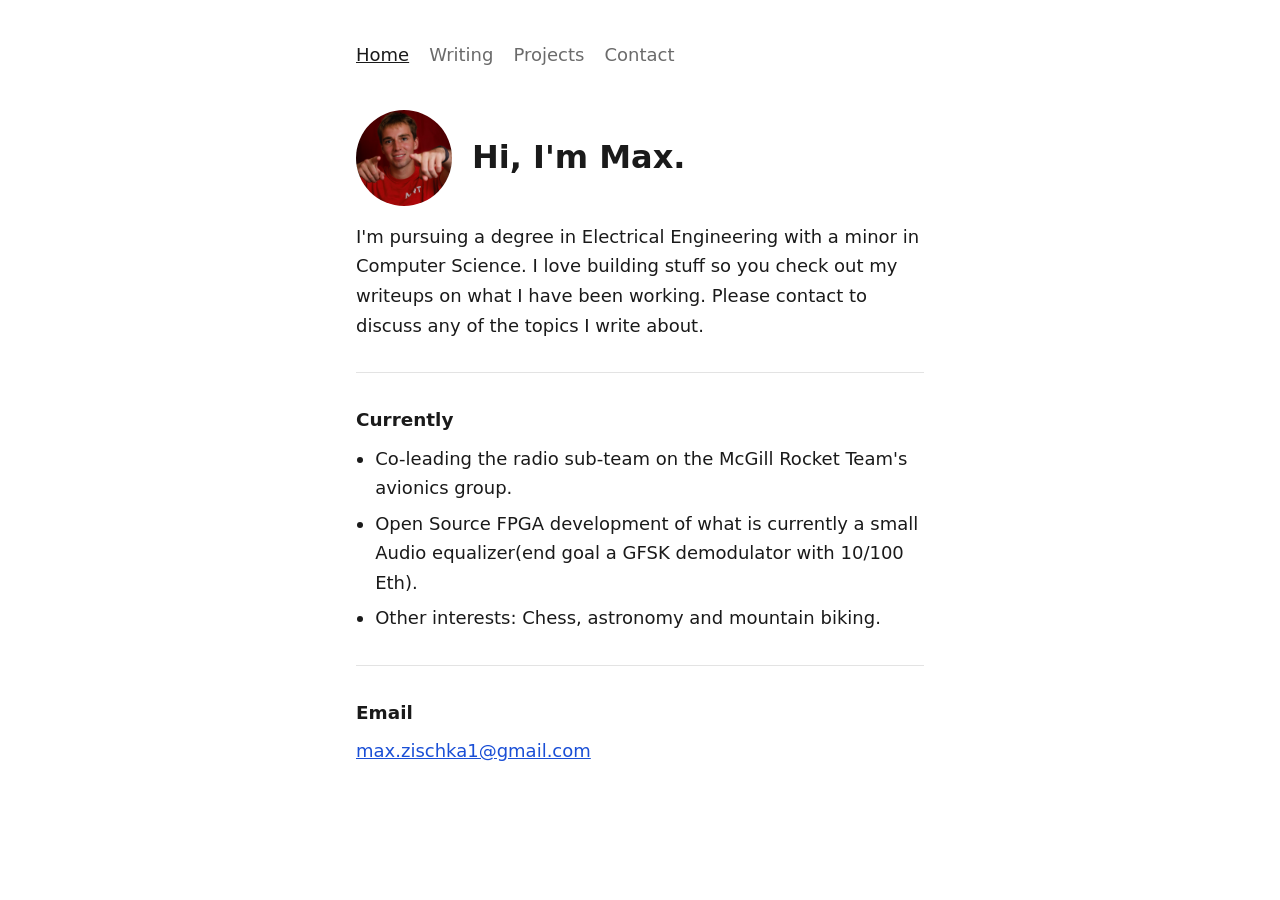
<file: index.html>
<!DOCTYPE html>
<html lang="en"><head><meta charset="utf-8"><meta name="viewport" content="width=device-width, initial-scale=1"><title>Max Zischka</title><link rel="stylesheet" href="/style.css"></head>
<body><main>
<nav><a href="/" aria-current="page">Home</a><a href="/writing">Writing</a><a href="/projects">Projects</a><a href="/contact">Contact</a></nav>
<div class="intro">
<img class="headshot" src="/images/headshot-square.jpg" alt="Max Zischka" width="96" height="96">
<h1>Hi, I'm Max.</h1>
</div>
<p>I'm pursuing a degree in Electrical Engineering with a minor in Computer Science. I love building stuff so you check out my writeups on what I have been working. Please contact to discuss any of the topics I write about.</p>
<hr>
<h2>Currently</h2>
<ul>
<li>Co-leading the radio sub-team on the McGill Rocket Team's avionics group.</li>
<li>Open Source FPGA development of what is currently a small Audio equalizer(end goal a GFSK demodulator with 10/100 Eth).</li>
<li>Other interests: Chess, astronomy and mountain biking.</li>
</ul>
<hr>
<h2>Email</h2>
<p><a href="mailto:max.zischka1@gmail.com">max.zischka1@gmail.com</a></p>
</main></body></html>
</file>
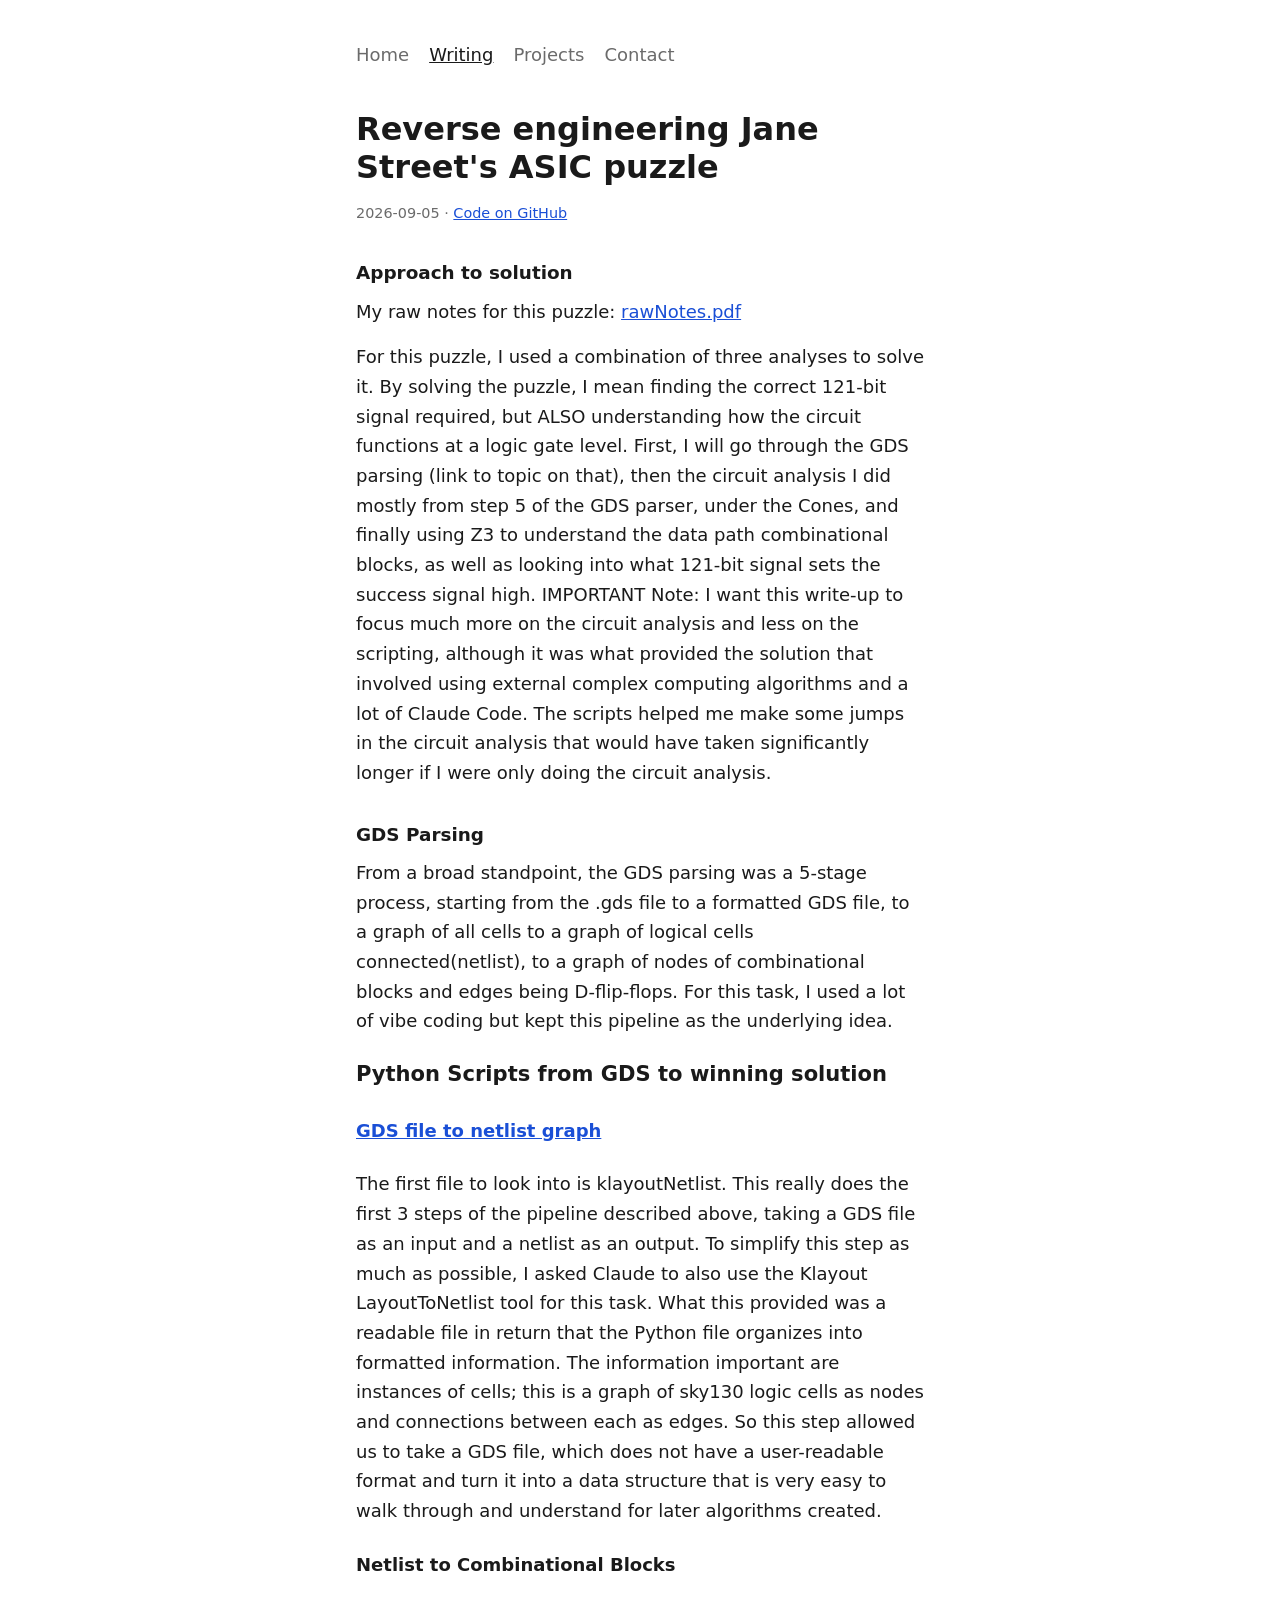
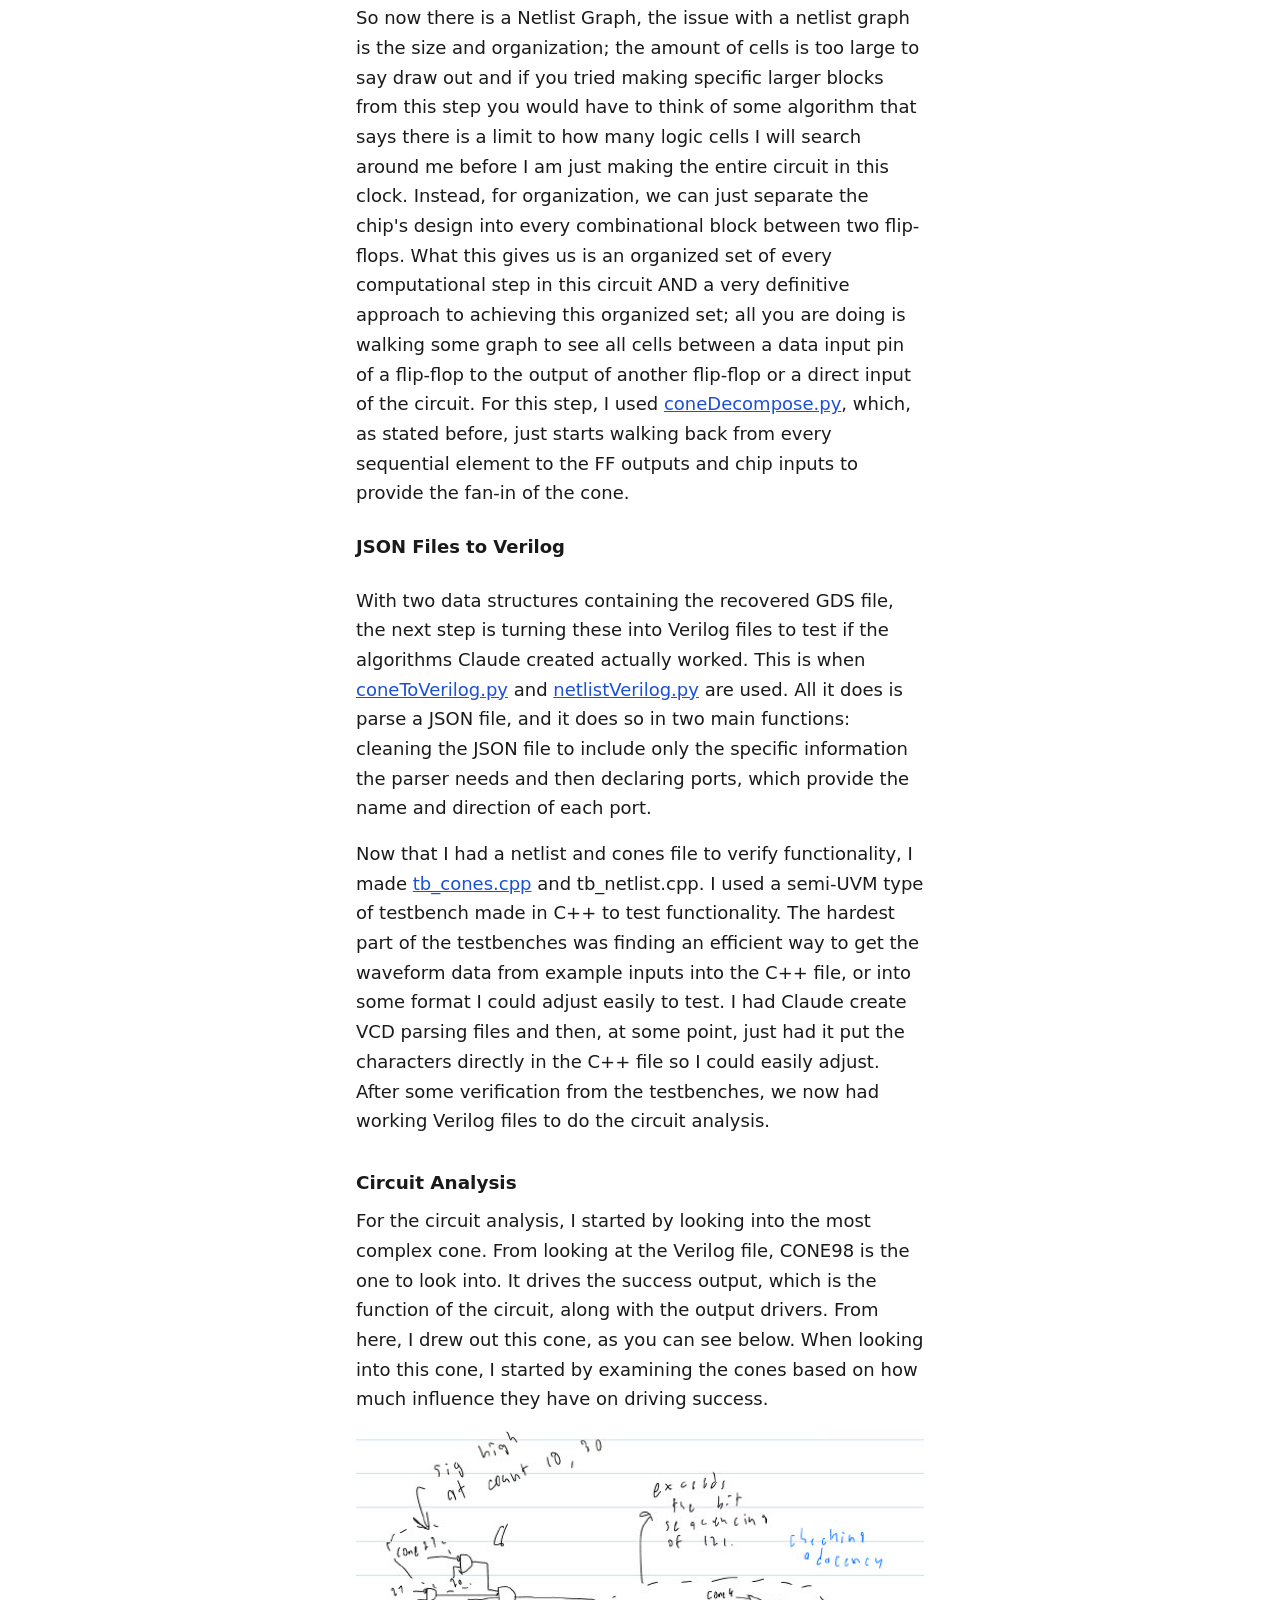
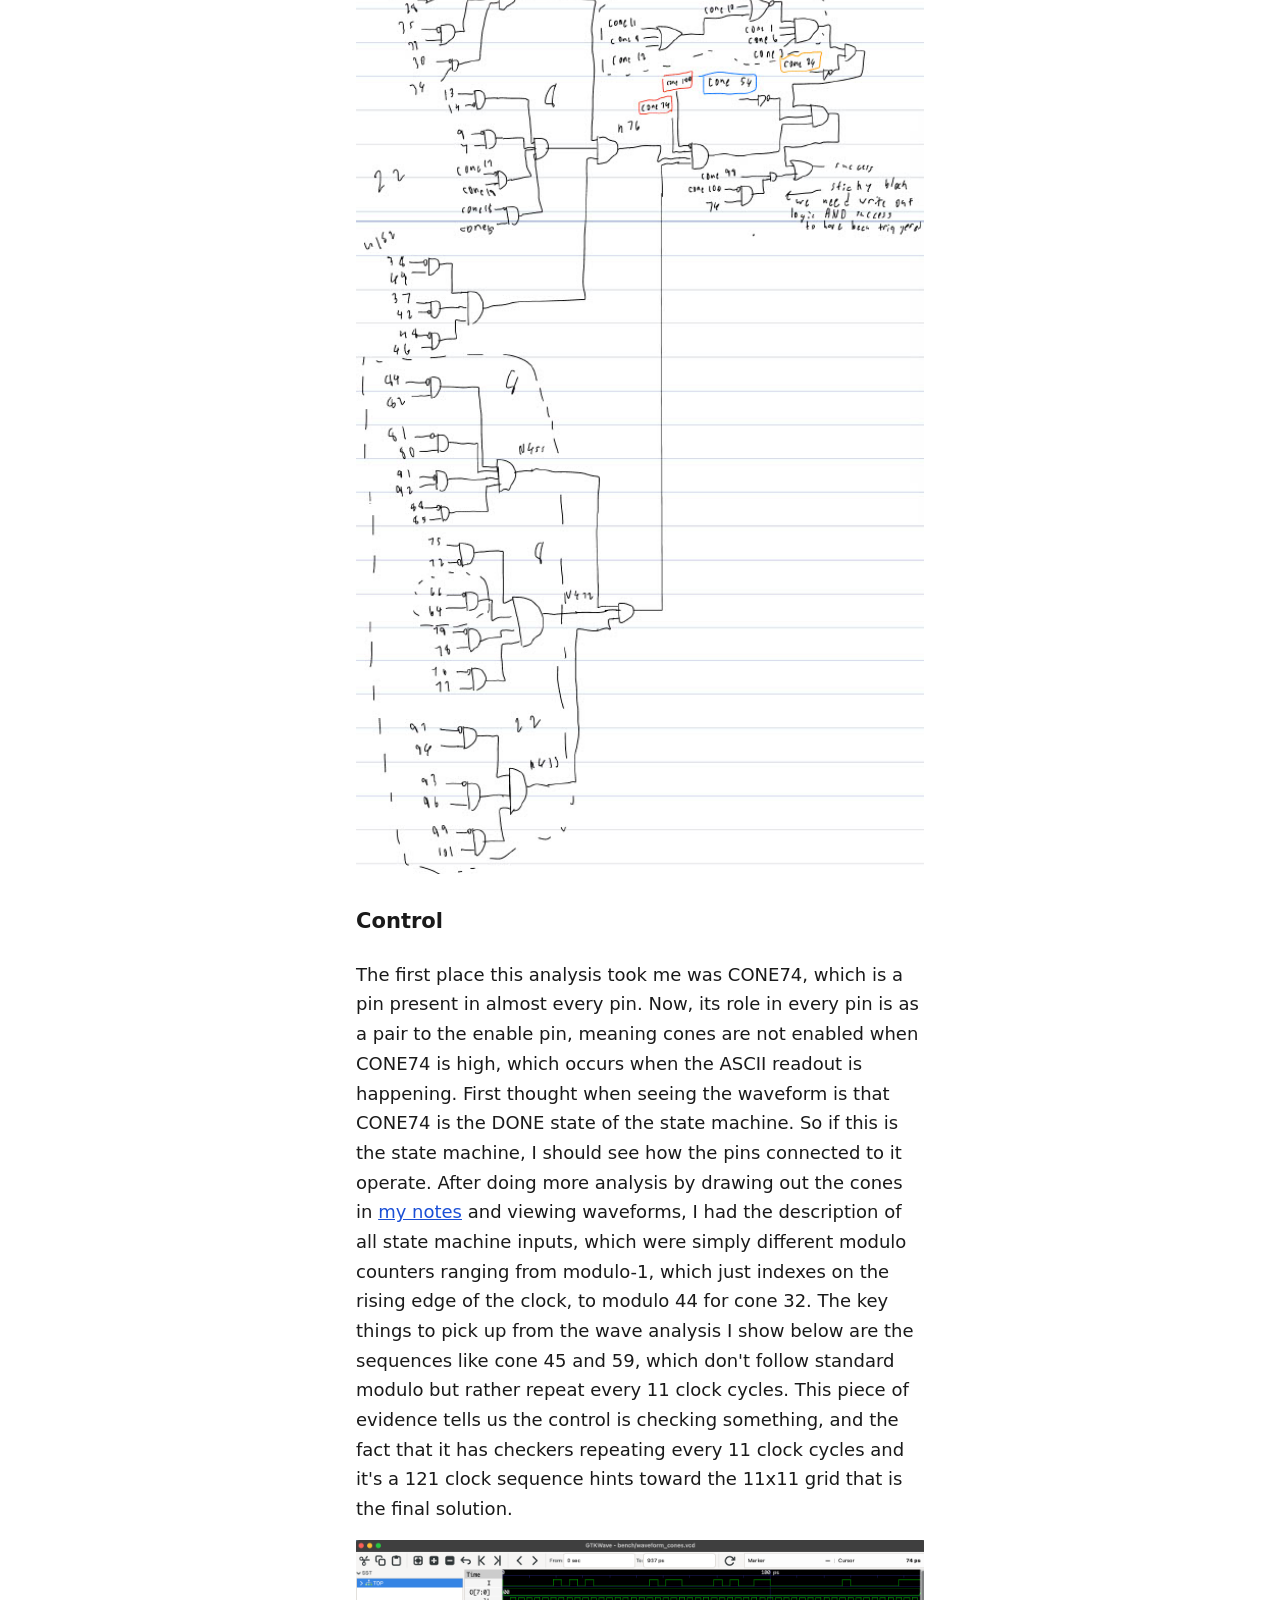
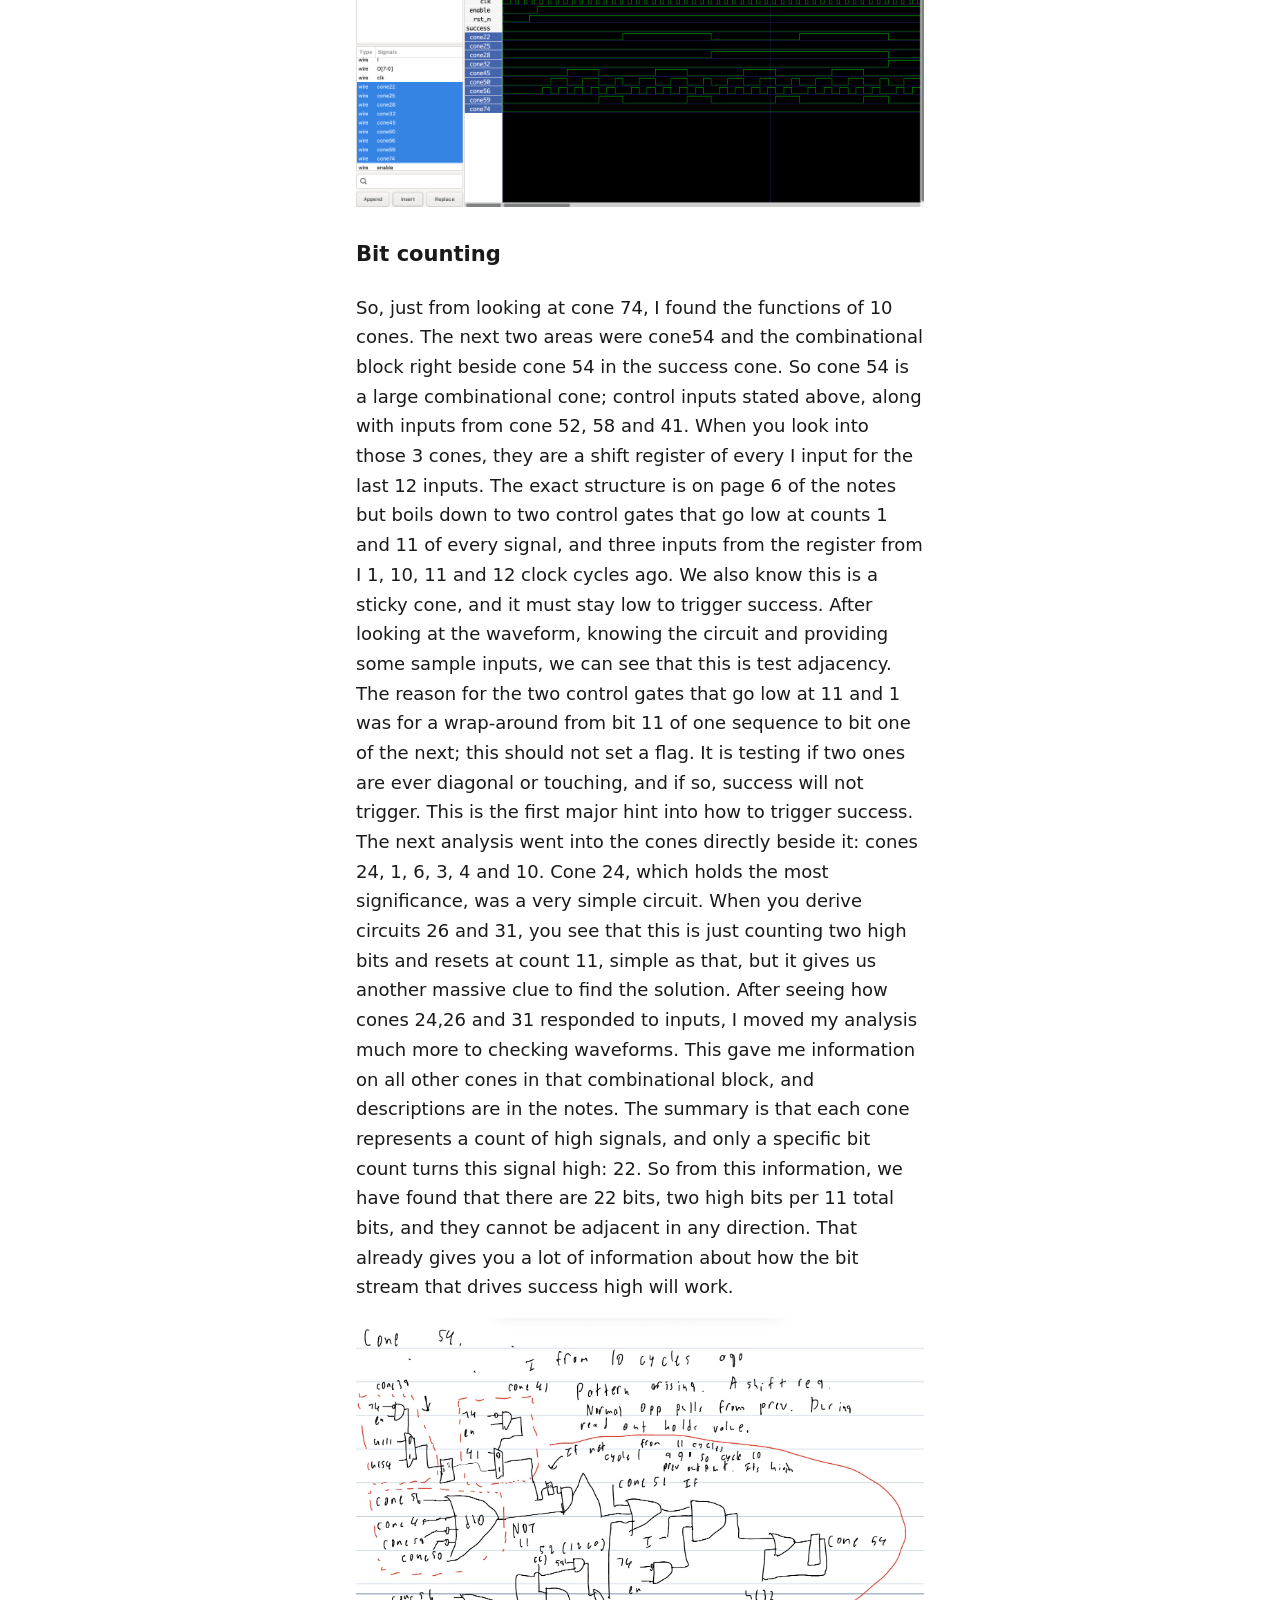
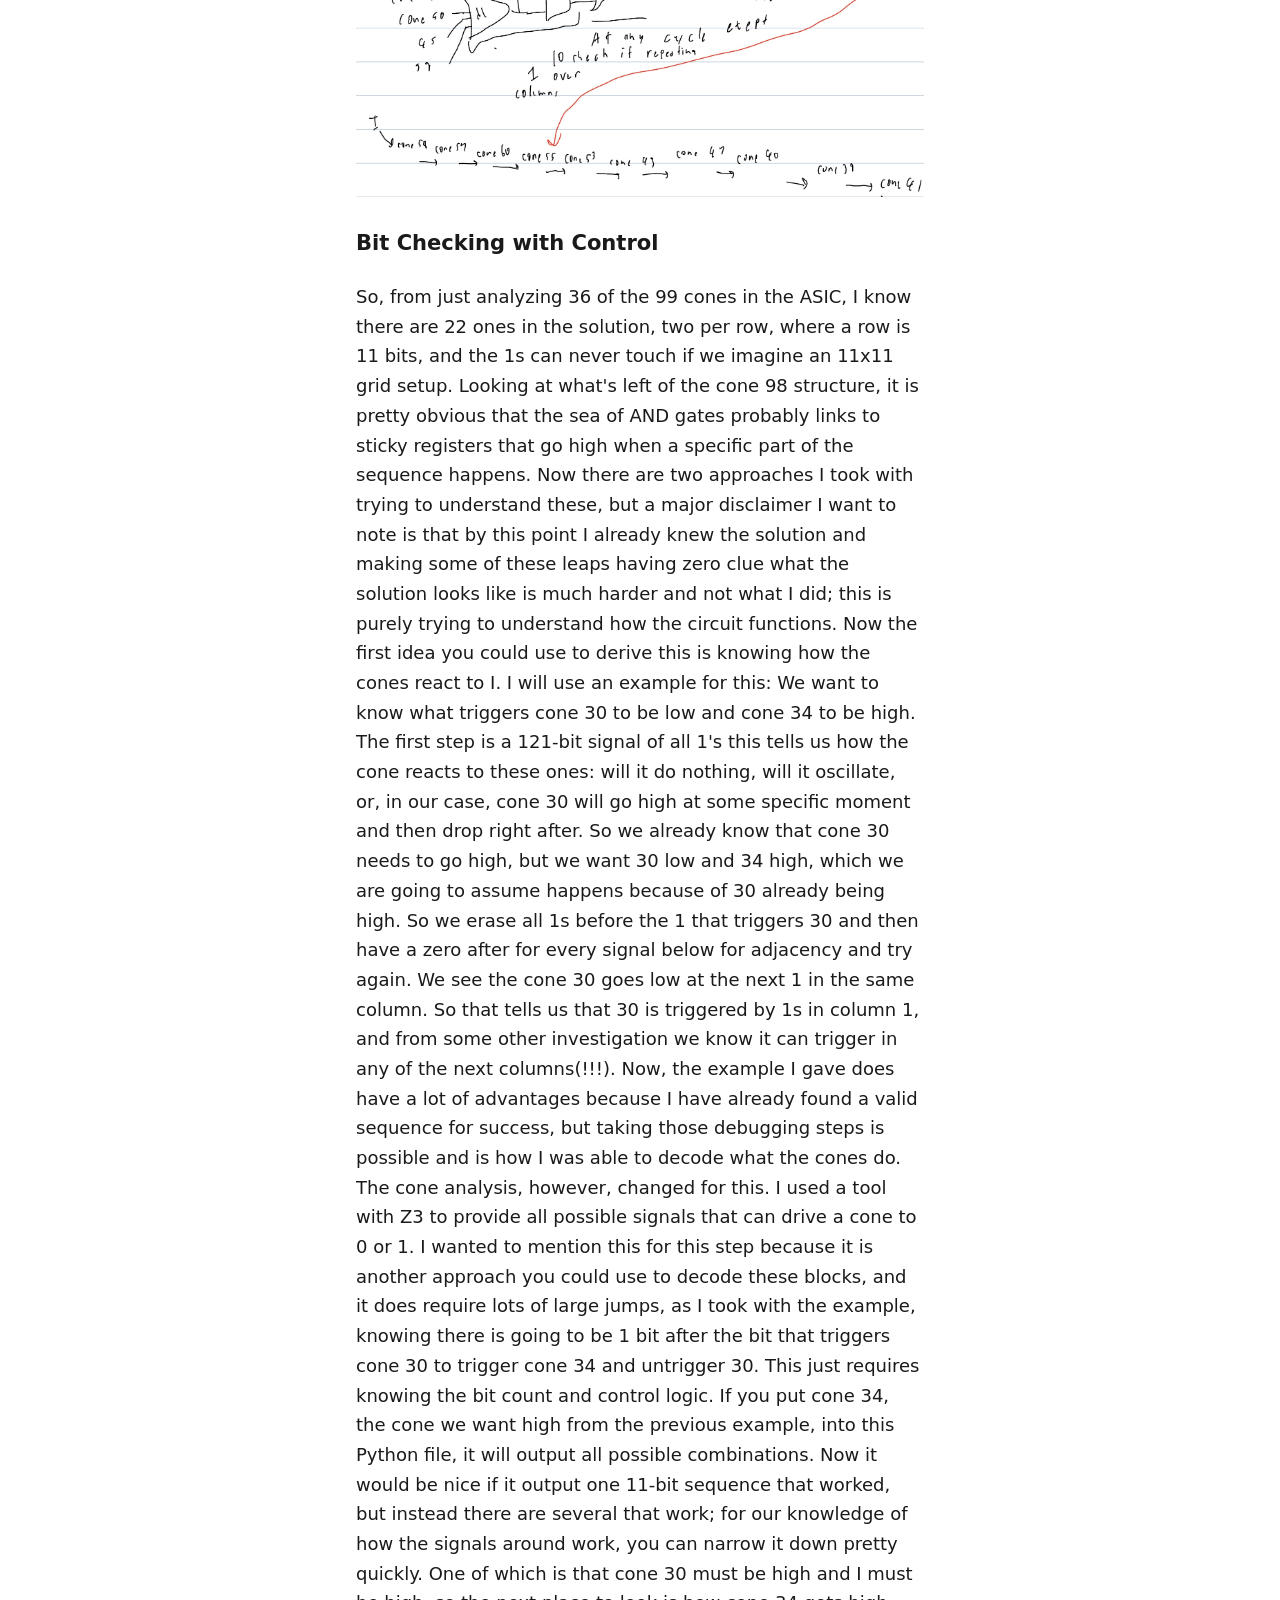
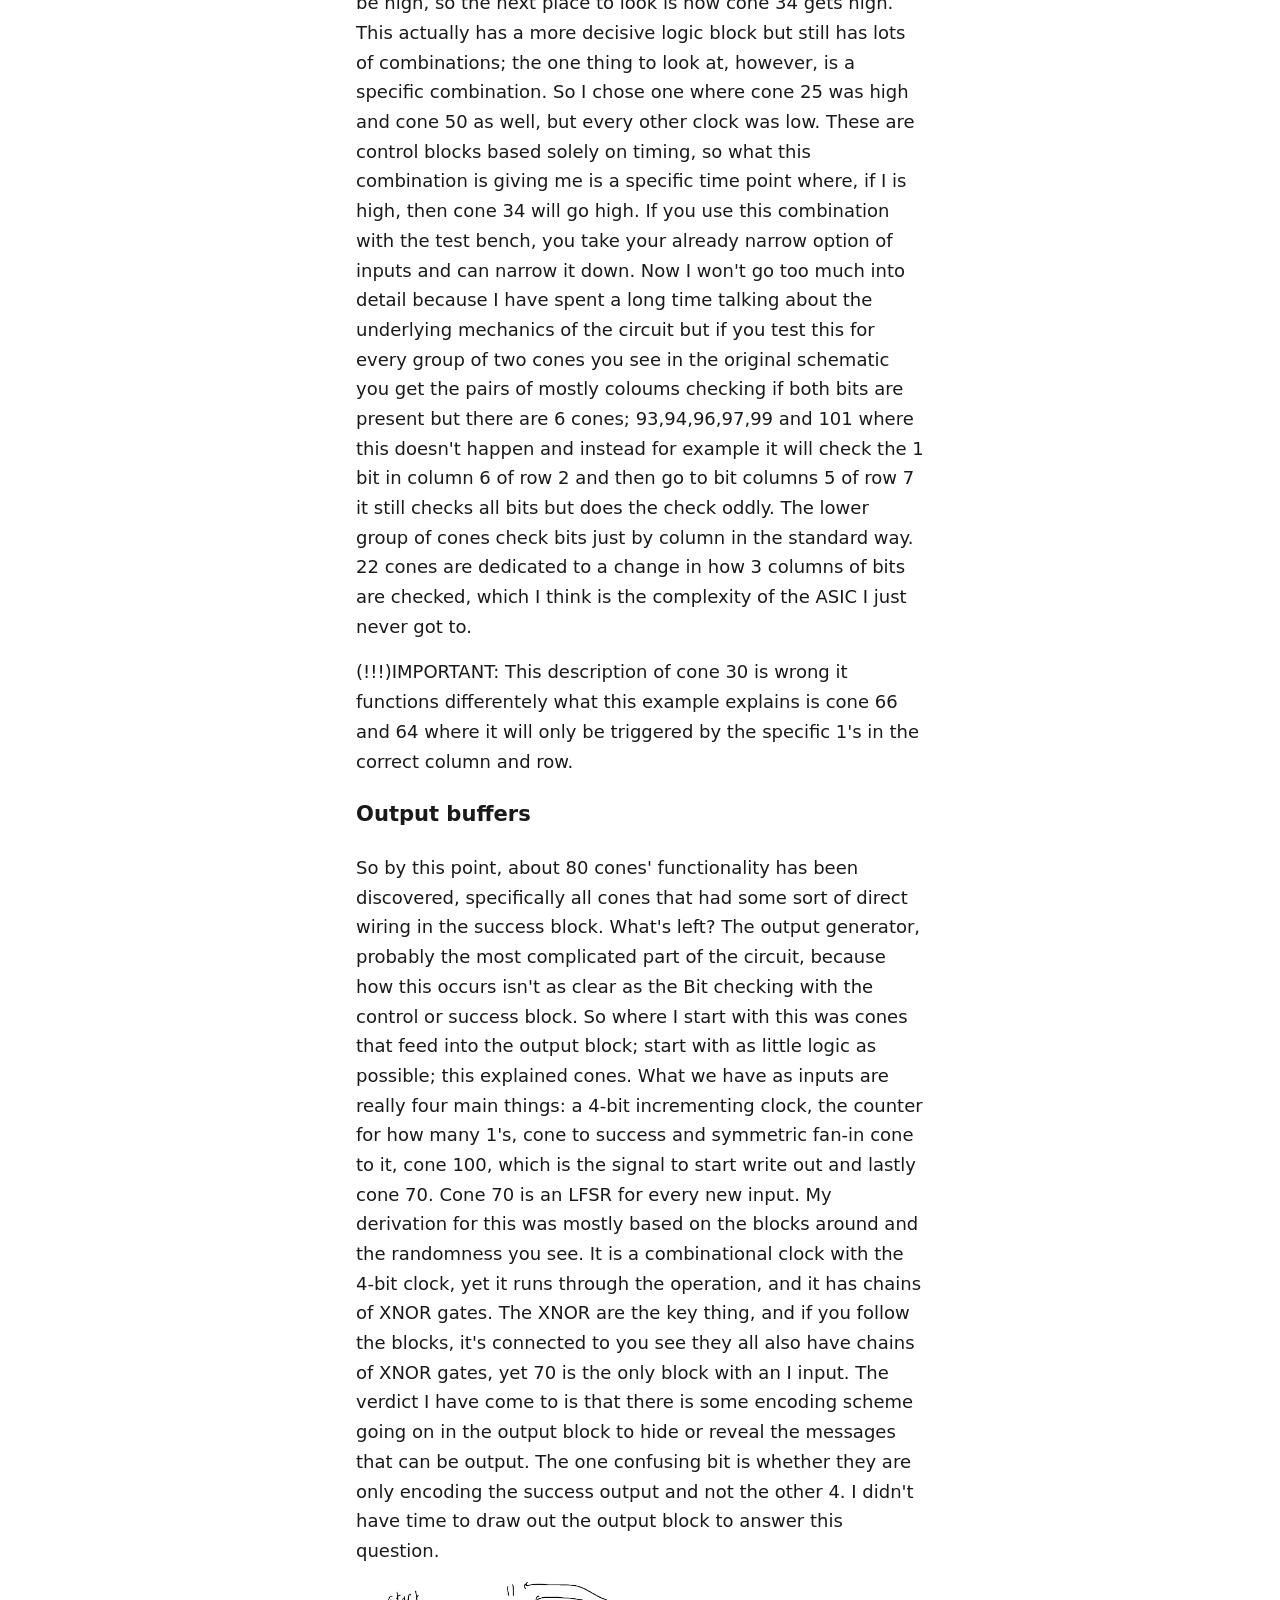
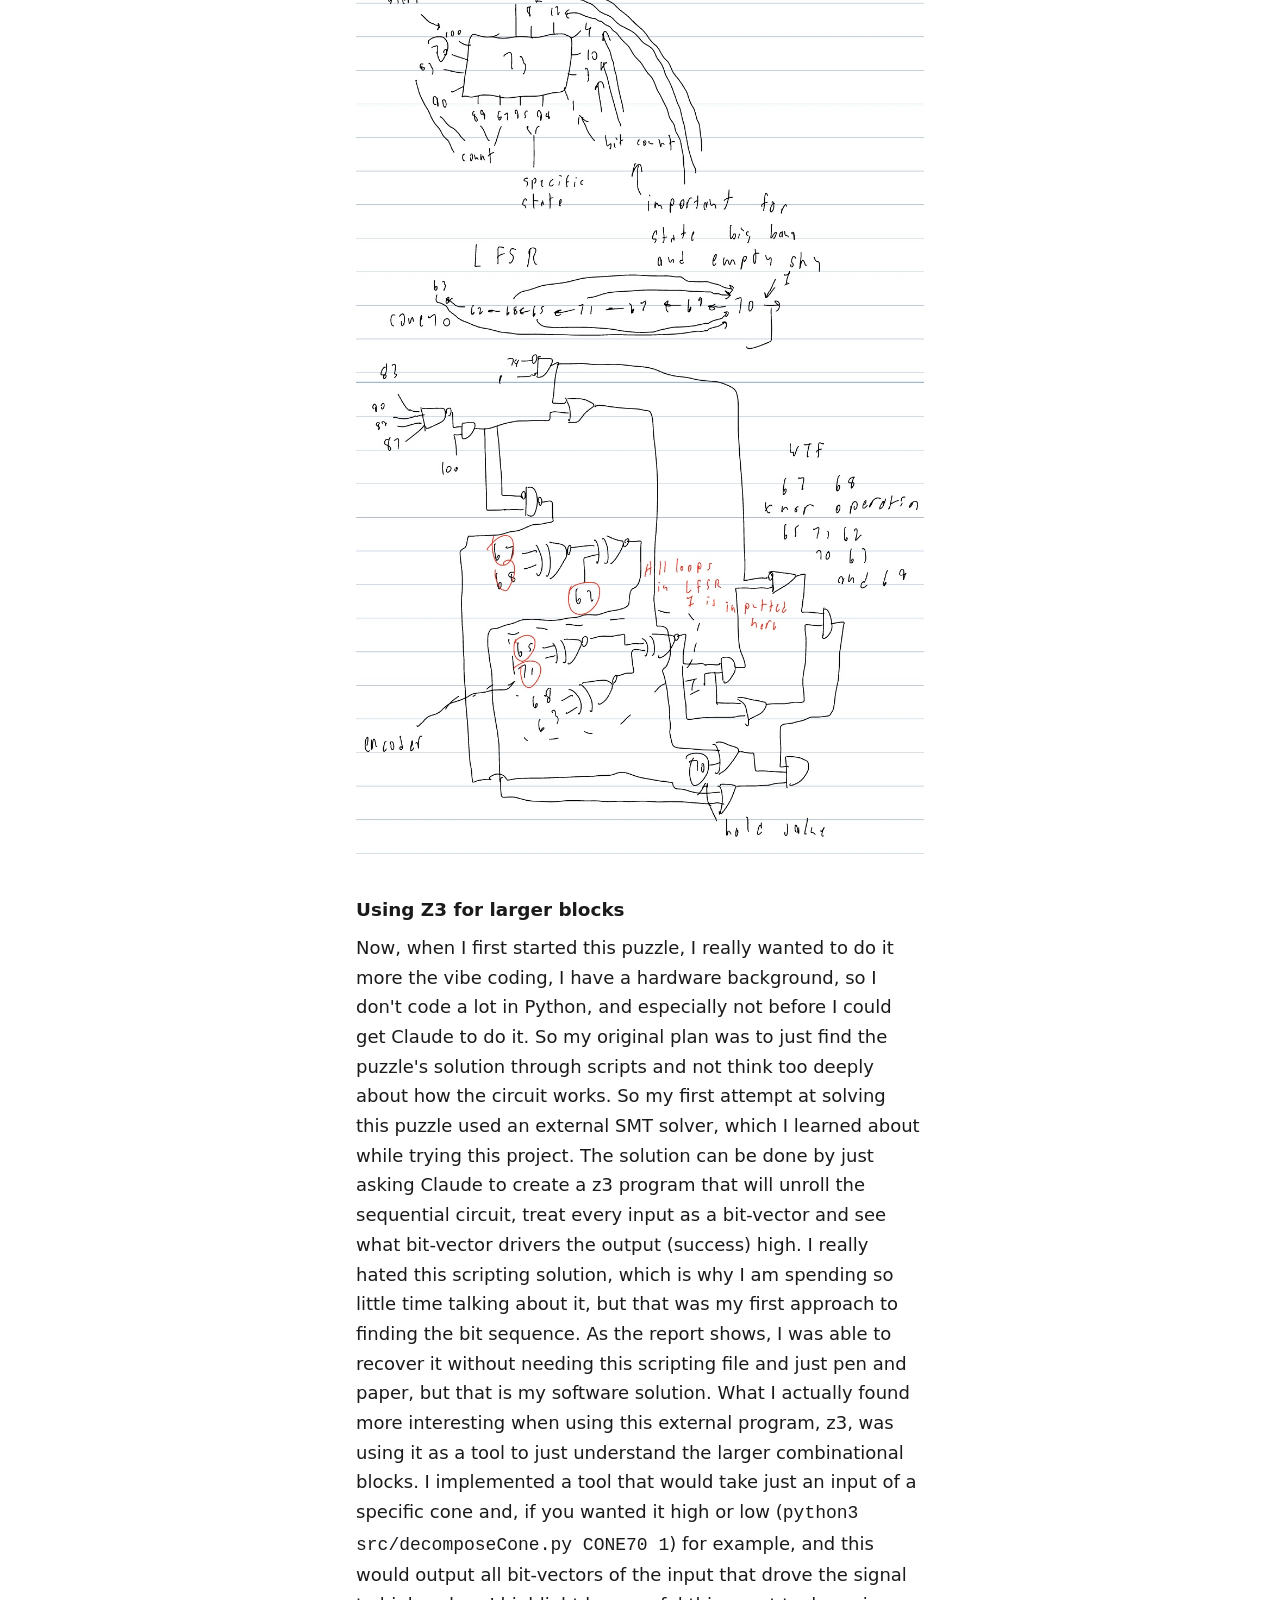
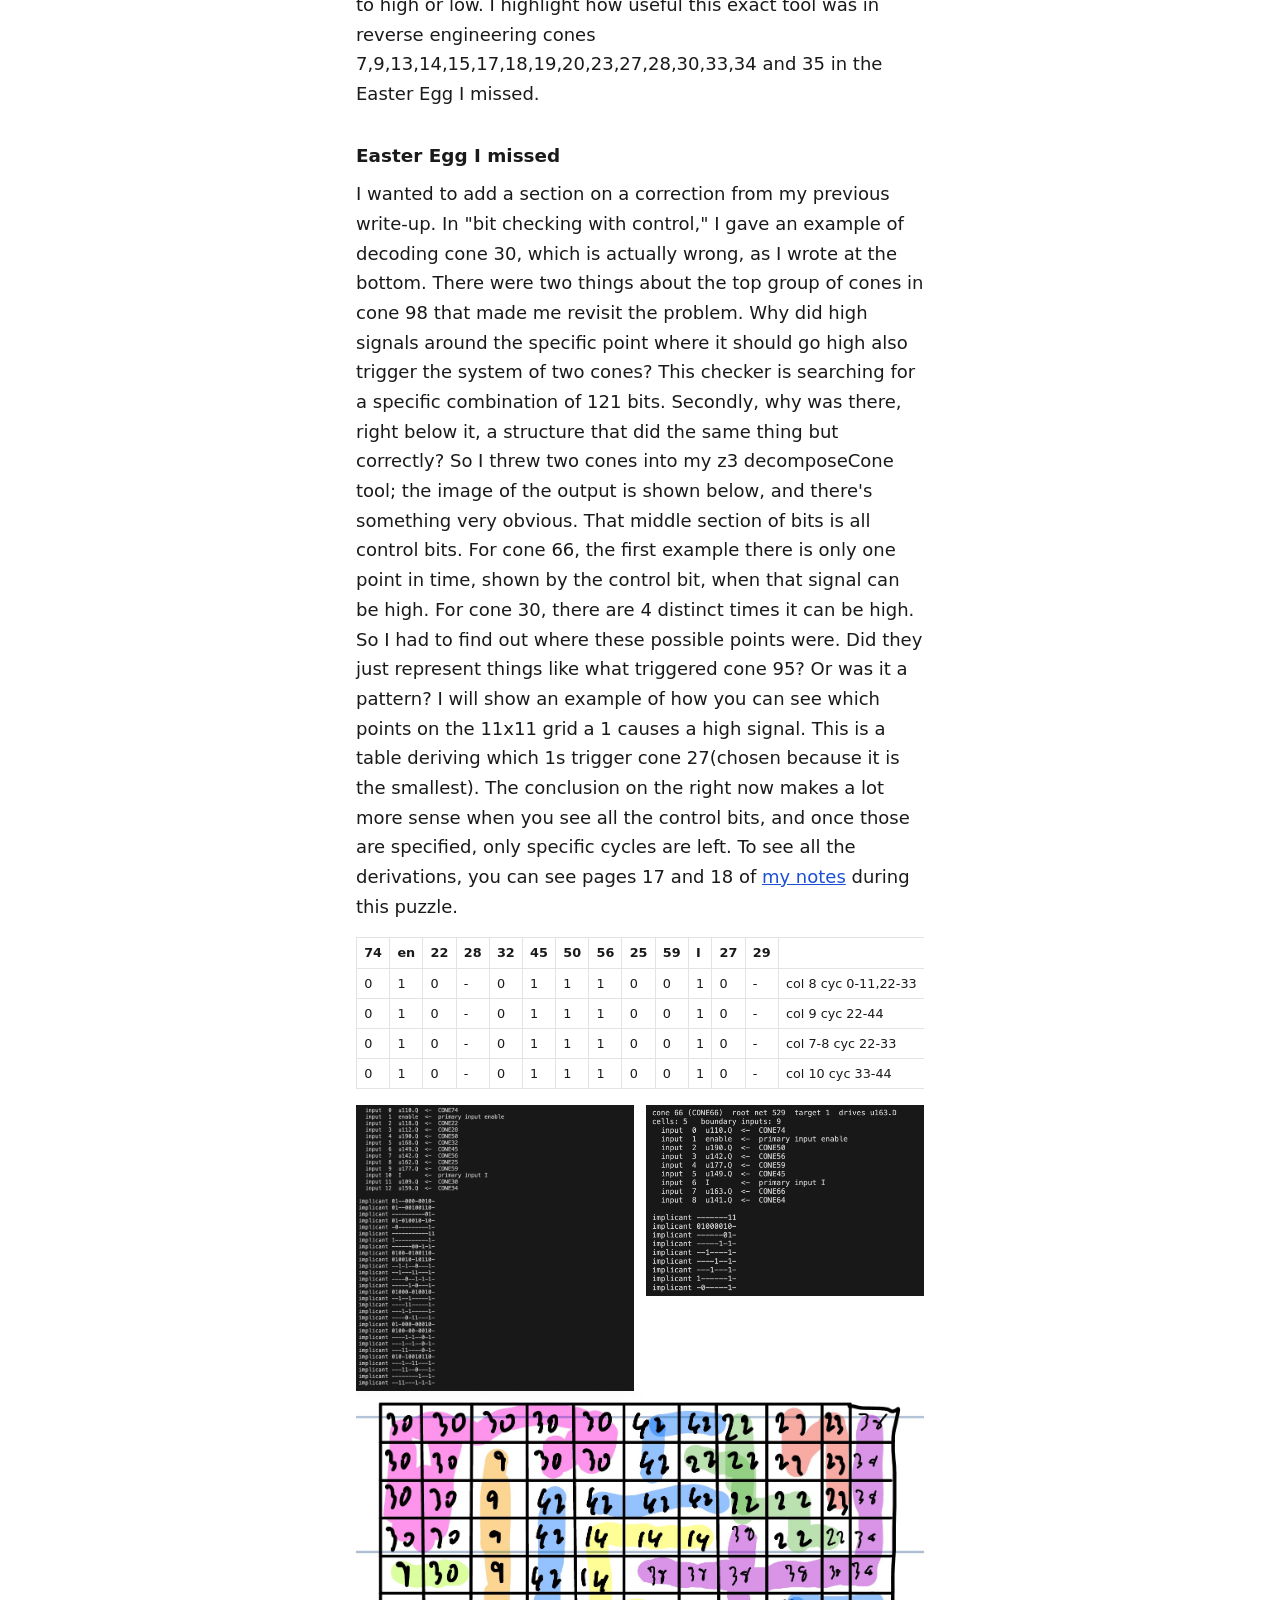
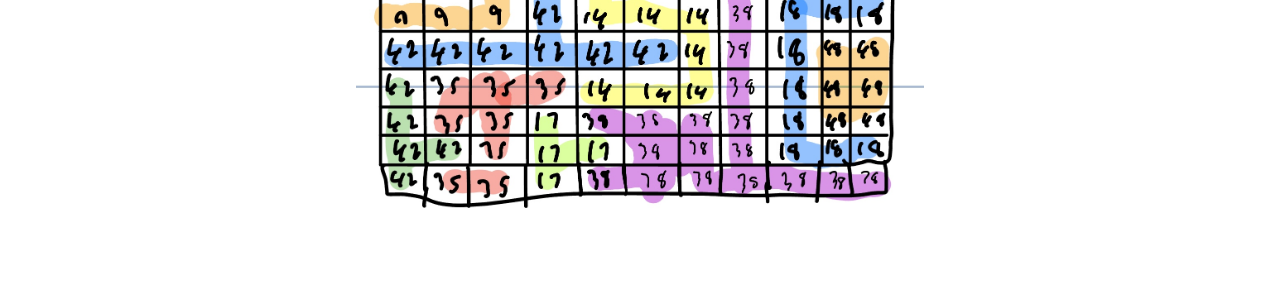
<file: posts/asic-netlist/index.html>
<!DOCTYPE html>
<html lang="en"><head><meta charset="utf-8"><meta name="viewport" content="width=device-width, initial-scale=1"><title>Reverse engineering Jane Street's ASIC puzzle - Max Zischka</title><link rel="stylesheet" href="/style.css"></head>
<body><main>
<nav><a href="/">Home</a><a href="/writing" aria-current="page">Writing</a><a href="/projects">Projects</a><a href="/contact">Contact</a></nav>
<h1>Reverse engineering Jane Street's ASIC puzzle</h1>
<p class="date">2026-09-05 · <a href="https://github.com/MaxZischka1/ASIC-Reverse-Engineering">Code on GitHub</a></p>

<h2>Approach to solution</h2>
<p>My raw notes for this puzzle: <a href="rawNotes.pdf">rawNotes.pdf</a></p>
<p>For this puzzle, I used a combination of three analyses to solve it. By solving the puzzle, I mean finding the correct 121-bit signal required, but ALSO understanding how the circuit functions at a logic gate level. First, I will go through the GDS parsing (link to topic on that), then the circuit analysis I did mostly from step 5 of the GDS parser, under the Cones, and finally using Z3 to understand the data path combinational blocks, as well as looking into what 121-bit signal sets the success signal high. IMPORTANT Note: I want this write-up to focus much more on the circuit analysis and less on the scripting, although it was what provided the solution that involved using external complex computing algorithms and a lot of Claude Code. The scripts helped me make some jumps in the circuit analysis that would have taken significantly longer if I were only doing the circuit analysis.</p>

<h2>GDS Parsing</h2>
<p>From a broad standpoint, the GDS parsing was a 5-stage process, starting from the .gds file to a formatted GDS file, to a graph of all cells to a graph of logical cells connected(netlist), to a graph of nodes of combinational blocks and edges being D-flip-flops. For this task, I used a lot of vibe coding but kept this pipeline as the underlying idea.</p>

<h3>Python Scripts from GDS to winning solution</h3>
<h4><a href="https://github.com/MaxZischka1/ASIC-Reverse-Engineering/blob/HEAD/src/klayoutNetlist.py">GDS file to netlist graph</a></h4>
<p>The first file to look into is klayoutNetlist. This really does the first 3 steps of the pipeline described above, taking a GDS file as an input and a netlist as an output. To simplify this step as much as possible, I asked Claude to also use the Klayout LayoutToNetlist tool for this task. What this provided was a readable file in return that the Python file organizes into formatted information. The information important are instances of cells; this is a graph of sky130 logic cells as nodes and connections between each as edges. So this step allowed us to take a GDS file, which does not have a user-readable format and turn it into a data structure that is very easy to walk through and understand for later algorithms created.</p>

<h4>Netlist to Combinational Blocks</h4>
<p>So now there is a Netlist Graph, the issue with a netlist graph is the size and organization; the amount of cells is too large to say draw out and if you tried making specific larger blocks from this step you would have to think of some algorithm that says there is a limit to how many logic cells I will search around me before I am just making the entire circuit in this clock. Instead, for organization, we can just separate the chip's design into every combinational block between two flip-flops. What this gives us is an organized set of every computational step in this circuit AND a very definitive approach to achieving this organized set; all you are doing is walking some graph to see all cells between a data input pin of a flip-flop to the output of another flip-flop or a direct input of the circuit. For this step, I used <a href="https://github.com/MaxZischka1/ASIC-Reverse-Engineering/blob/HEAD/src/coneDecompose.py">coneDecompose.py</a>, which, as stated before, just starts walking back from every sequential element to the FF outputs and chip inputs to provide the fan-in of the cone.</p>

<h4>JSON Files to Verilog</h4>
<p>With two data structures containing the recovered GDS file, the next step is turning these into Verilog files to test if the algorithms Claude created actually worked. This is when <a href="https://github.com/MaxZischka1/ASIC-Reverse-Engineering/blob/HEAD/bench/conesToVerilog.py">coneToVerilog.py</a> and <a href="https://github.com/MaxZischka1/ASIC-Reverse-Engineering/blob/HEAD/bench/netlistVerilog.py">netlistVerilog.py</a> are used. All it does is parse a JSON file, and it does so in two main functions: cleaning the JSON file to include only the specific information the parser needs and then declaring ports, which provide the name and direction of each port.</p>
<p>Now that I had a netlist and cones file to verify functionality, I made <a href="https://github.com/MaxZischka1/ASIC-Reverse-Engineering/blob/HEAD/bench/tb_cones.cpp">tb_cones.cpp</a> and tb_netlist.cpp. I used a semi-UVM type of testbench made in C++ to test functionality. The hardest part of the testbenches was finding an efficient way to get the waveform data from example inputs into the C++ file, or into some format I could adjust easily to test. I had Claude create VCD parsing files and then, at some point, just had it put the characters directly in the C++ file so I could easily adjust. After some verification from the testbenches, we now had working Verilog files to do the circuit analysis.</p>

<h2>Circuit Analysis</h2>
<p>For the circuit analysis, I started by looking into the most complex cone. From looking at the Verilog file, CONE98 is the one to look into. It drives the success output, which is the function of the circuit, along with the output drivers. From here, I drew out this cone, as you can see below. When looking into this cone, I started by examining the cones based on how much influence they have on driving success.</p>
<p><img src="CONE98.jpg" width="600" alt="Hand-drawn schematic of CONE98"></p>

<h3>Control</h3>
<p>The first place this analysis took me was CONE74, which is a pin present in almost every pin. Now, its role in every pin is as a pair to the enable pin, meaning cones are not enabled when CONE74 is high, which occurs when the ASCII readout is happening. First thought when seeing the waveform is that CONE74 is the DONE state of the state machine. So if this is the state machine, I should see how the pins connected to it operate. After doing more analysis by drawing out the cones in <a href="rawNotes.pdf">my notes</a> and viewing waveforms, I had the description of all state machine inputs, which were simply different modulo counters ranging from modulo-1, which just indexes on the rising edge of the clock, to modulo 44 for cone 32. The key things to pick up from the wave analysis I show below are the sequences like cone 45 and 59, which don't follow standard modulo but rather repeat every 11 clock cycles. This piece of evidence tells us the control is checking something, and the fact that it has checkers repeating every 11 clock cycles and it's a 121 clock sequence hints toward the 11x11 grid that is the final solution.</p>
<p><img src="FSMLogicWaveform.png" width="700" alt="Waveform of the state machine control signals"></p>

<h3>Bit counting</h3>
<p>So, just from looking at cone 74, I found the functions of 10 cones. The next two areas were cone54 and the combinational block right beside cone 54 in the success cone. So cone 54 is a large combinational cone; control inputs stated above, along with inputs from cone 52, 58 and 41. When you look into those 3 cones, they are a shift register of every I input for the last 12 inputs. The exact structure is on page 6 of the notes but boils down to two control gates that go low at counts 1 and 11 of every signal, and three inputs from the register from I 1, 10, 11 and 12 clock cycles ago. We also know this is a sticky cone, and it must stay low to trigger success. After looking at the waveform, knowing the circuit and providing some sample inputs, we can see that this is test adjacency. The reason for the two control gates that go low at 11 and 1 was for a wrap-around from bit 11 of one sequence to bit one of the next; this should not set a flag. It is testing if two ones are ever diagonal or touching, and if so, success will not trigger. This is the first major hint into how to trigger success. The next analysis went into the cones directly beside it: cones 24, 1, 6, 3, 4 and 10. Cone 24, which holds the most significance, was a very simple circuit. When you derive circuits 26 and 31, you see that this is just counting two high bits and resets at count 11, simple as that, but it gives us another massive clue to find the solution. After seeing how cones 24,26 and 31 responded to inputs, I moved my analysis much more to checking waveforms. This gave me information on all other cones in that combinational block, and descriptions are in the notes. The summary is that each cone represents a count of high signals, and only a specific bit count turns this signal high: 22. So from this information, we have found that there are 22 bits, two high bits per 11 total bits, and they cannot be adjacent in any direction. That already gives you a lot of information about how the bit stream that drives success high will work.</p>
<p><img src="Cone54.jpeg" width="700" alt="Hand-drawn schematic of cone 54"></p>

<h3>Bit Checking with Control</h3>
<p>So, from just analyzing 36 of the 99 cones in the ASIC, I know there are 22 ones in the solution, two per row, where a row is 11 bits, and the 1s can never touch if we imagine an 11x11 grid setup. Looking at what's left of the cone 98 structure, it is pretty obvious that the sea of AND gates probably links to sticky registers that go high when a specific part of the sequence happens. Now there are two approaches I took with trying to understand these, but a major disclaimer I want to note is that by this point I already knew the solution and making some of these leaps having zero clue what the solution looks like is much harder and not what I did; this is purely trying to understand how the circuit functions. Now the first idea you could use to derive this is knowing how the cones react to I. I will use an example for this: We want to know what triggers cone 30 to be low and cone 34 to be high. The first step is a 121-bit signal of all 1's this tells us how the cone reacts to these ones: will it do nothing, will it oscillate, or, in our case, cone 30 will go high at some specific moment and then drop right after. So we already know that cone 30 needs to go high, but we want 30 low and 34 high, which we are going to assume happens because of 30 already being high. So we erase all 1s before the 1 that triggers 30 and then have a zero after for every signal below for adjacency and try again. We see the cone 30 goes low at the next 1 in the same column. So that tells us that 30 is triggered by 1s in column 1, and from some other investigation we know it can trigger in any of the next columns(!!!). Now, the example I gave does have a lot of advantages because I have already found a valid sequence for success, but taking those debugging steps is possible and is how I was able to decode what the cones do. The cone analysis, however, changed for this. I used a tool with Z3 to provide all possible signals that can drive a cone to 0 or 1. I wanted to mention this for this step because it is another approach you could use to decode these blocks, and it does require lots of large jumps, as I took with the example, knowing there is going to be 1 bit after the bit that triggers cone 30 to trigger cone 34 and untrigger 30. This just requires knowing the bit count and control logic. If you put cone 34, the cone we want high from the previous example, into this Python file, it will output all possible combinations. Now it would be nice if it output one 11-bit sequence that worked, but instead there are several that work; for our knowledge of how the signals around work, you can narrow it down pretty quickly. One of which is that cone 30 must be high and I must be high, so the next place to look is how cone 34 gets high. This actually has a more decisive logic block but still has lots of combinations; the one thing to look at, however, is a specific combination. So I chose one where cone 25 was high and cone 50 as well, but every other clock was low. These are control blocks based solely on timing, so what this combination is giving me is a specific time point where, if I is high, then cone 34 will go high. If you use this combination with the test bench, you take your already narrow option of inputs and can narrow it down. Now I won't go too much into detail because I have spent a long time talking about the underlying mechanics of the circuit but if you test this for every group of two cones you see in the original schematic you get the pairs of mostly coloums checking if both bits are present but there are 6 cones; 93,94,96,97,99 and 101 where this doesn't happen and instead for example it will check the 1 bit in column 6 of row 2 and then go to bit columns 5 of row 7 it still checks all bits but does the check oddly. The lower group of cones check bits just by column in the standard way. 22 cones are dedicated to a change in how 3 columns of bits are checked, which I think is the complexity of the ASIC I just never got to.</p>
<p>(!!!)IMPORTANT: This description of cone 30 is wrong it functions differentely what this example explains is cone 66 and 64 where it will only be triggered by the specific 1's in the correct column and row.</p>

<h3>Output buffers</h3>
<p>So by this point, about 80 cones' functionality has been discovered, specifically all cones that had some sort of direct wiring in the success block. What's left? The output generator, probably the most complicated part of the circuit, because how this occurs isn't as clear as the Bit checking with the control or success block. So where I start with this was cones that feed into the output block; start with as little logic as possible; this explained cones. What we have as inputs are really four main things: a 4-bit incrementing clock, the counter for how many 1's, cone to success and symmetric fan-in cone to it, cone 100, which is the signal to start write out and lastly cone 70. Cone 70 is an LFSR for every new input. My derivation for this was mostly based on the blocks around and the randomness you see. It is a combinational clock with the 4-bit clock, yet it runs through the operation, and it has chains of XNOR gates. The XNOR are the key thing, and if you follow the blocks, it's connected to you see they all also have chains of XNOR gates, yet 70 is the only block with an I input. The verdict I have come to is that there is some encoding scheme going on in the output block to hide or reveal the messages that can be output. The one confusing bit is whether they are only encoding the success output and not the other 4. I didn't have time to draw out the output block to answer this question.</p>
<p><img src="Cone7073.jpeg" width="700" alt="Hand-drawn schematic of cones 70 to 73"></p>

<h2>Using Z3 for larger blocks</h2>
<p>Now, when I first started this puzzle, I really wanted to do it more the vibe coding, I have a hardware background, so I don't code a lot in Python, and especially not before I could get Claude to do it. So my original plan was to just find the puzzle's solution through scripts and not think too deeply about how the circuit works. So my first attempt at solving this puzzle used an external SMT solver, which I learned about while trying this project. The solution can be done by just asking Claude to create a z3 program that will unroll the sequential circuit, treat every input as a bit-vector and see what bit-vector drivers the output (success) high. I really hated this scripting solution, which is why I am spending so little time talking about it, but that was my first approach to finding the bit sequence. As the report shows, I was able to recover it without needing this scripting file and just pen and paper, but that is my software solution. What I actually found more interesting when using this external program, z3, was using it as a tool to just understand the larger combinational blocks. I implemented a tool that would take just an input of a specific cone and, if you wanted it high or low (<code>python3 src/decomposeCone.py CONE70 1</code>) for example, and this would output all bit-vectors of the input that drove the signal to high or low. I highlight how useful this exact tool was in reverse engineering cones 7,9,13,14,15,17,18,19,20,23,27,28,30,33,34 and 35 in the Easter Egg I missed.</p>

<h2>Easter Egg I missed</h2>
<p>I wanted to add a section on a correction from my previous write-up. In "bit checking with control," I gave an example of decoding cone 30, which is actually wrong, as I wrote at the bottom. There were two things about the top group of cones in cone 98 that made me revisit the problem. Why did high signals around the specific point where it should go high also trigger the system of two cones? This checker is searching for a specific combination of 121 bits. Secondly, why was there, right below it, a structure that did the same thing but correctly? So I threw two cones into my z3 decomposeCone tool; the image of the output is shown below, and there's something very obvious. That middle section of bits is all control bits. For cone 66, the first example there is only one point in time, shown by the control bit, when that signal can be high. For cone 30, there are 4 distinct times it can be high. So I had to find out where these possible points were. Did they just represent things like what triggered cone 95? Or was it a pattern? I will show an example of how you can see which points on the 11x11 grid a 1 causes a high signal. This is a table deriving which 1s trigger cone 27(chosen because it is the smallest). The conclusion on the right now makes a lot more sense when you see all the control bits, and once those are specified, only specific cycles are left. To see all the derivations, you can see pages 17 and 18 of <a href="rawNotes.pdf">my notes</a> during this puzzle.</p>
<table>
<tr><th>74</th><th>en</th><th>22</th><th>28</th><th>32</th><th>45</th><th>50</th><th>56</th><th>25</th><th>59</th><th>I</th><th>27</th><th>29</th><th></th></tr>
<tr><td>0</td><td>1</td><td>0</td><td>-</td><td>0</td><td>1</td><td>1</td><td>1</td><td>0</td><td>0</td><td>1</td><td>0</td><td>-</td><td>col 8 cyc 0-11,22-33</td></tr>
<tr><td>0</td><td>1</td><td>0</td><td>-</td><td>0</td><td>1</td><td>1</td><td>1</td><td>0</td><td>0</td><td>1</td><td>0</td><td>-</td><td>col 9 cyc 22-44</td></tr>
<tr><td>0</td><td>1</td><td>0</td><td>-</td><td>0</td><td>1</td><td>1</td><td>1</td><td>0</td><td>0</td><td>1</td><td>0</td><td>-</td><td>col 7-8 cyc 22-33</td></tr>
<tr><td>0</td><td>1</td><td>0</td><td>-</td><td>0</td><td>1</td><td>1</td><td>1</td><td>0</td><td>0</td><td>1</td><td>0</td><td>-</td><td>col 10 cyc 33-44</td></tr>
</table>
<div class="pair">
<img src="Cone30.png" width="400" alt="Z3 decomposeCone output for cone 30">
<img src="Cone66.png" width="400" alt="Z3 decomposeCone output for cone 66">
</div>
<p><img src="THEASIC.jpeg" width="700" alt="Full hand-drawn map of the ASIC"></p>
</main></body></html>
</file>
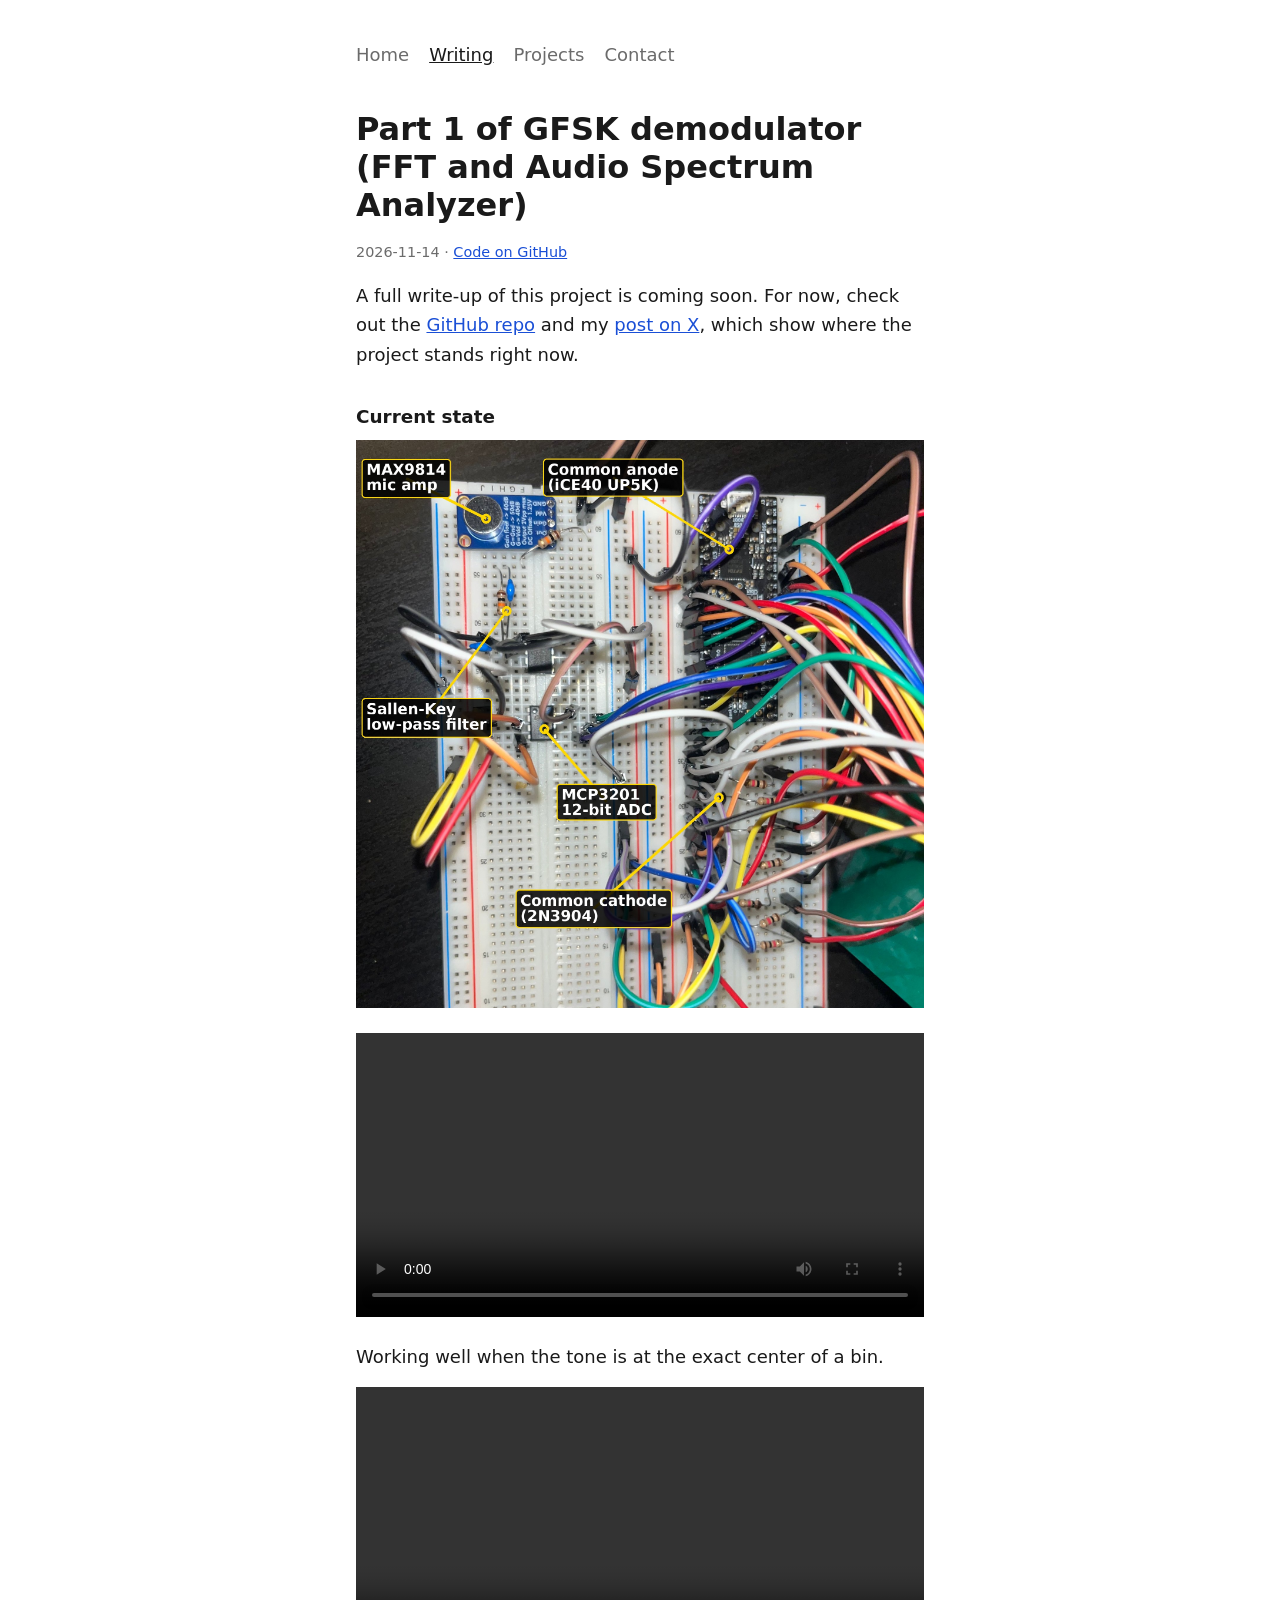
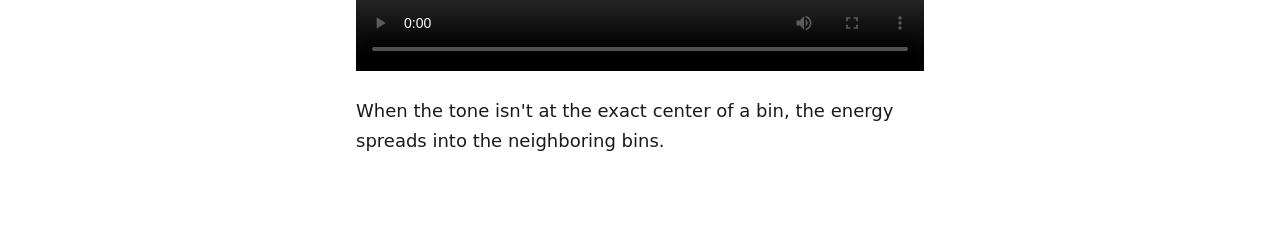
<file: posts/FFT-Part1/index.html>
<!DOCTYPE html>
<html lang="en"><head><meta charset="utf-8"><meta name="viewport" content="width=device-width, initial-scale=1"><title>Part 1 of GFSK demodulator (FFT and Audio Spectrum Analyzer) - Max Zischka</title><link rel="stylesheet" href="/style.css"></head>
<body><main>
<nav><a href="/">Home</a><a href="/writing" aria-current="page">Writing</a><a href="/projects">Projects</a><a href="/contact">Contact</a></nav>
<h1>Part 1 of GFSK demodulator (FFT and Audio Spectrum Analyzer)</h1>
<p class="date">2026-11-14 · <a href="https://github.com/MaxZischka1/FastFourierTransformProject">Code on GitHub</a></p>

<p>A full write-up of this project is coming soon. For now, check out the <a href="https://github.com/MaxZischka1/FastFourierTransformProject">GitHub repo</a> and my <a href="https://x.com/MaxZischka1/status/2121126179226927585">post on X</a>, which show where the project stands right now.</p>

<h2>Current state</h2>
<p><img src="breadboard.jpg" width="700" alt="Breadboard with a MAX9814 mic amp, Sallen-Key low-pass filter, MCP3201 12-bit ADC, iCE40 UP5K FPGA, and 2N3904 common-cathode drivers"></p>

<p><video src="freq1.mp4" width="700" controls playsinline preload="metadata" style="max-width:100%;height:auto"></video></p>
<p>Working well when the tone is at the exact center of a bin.</p>
<p><video src="freq2.mp4" width="700" controls playsinline preload="metadata" style="max-width:100%;height:auto"></video></p>
<p>When the tone isn't at the exact center of a bin, the energy spreads into the neighboring bins.</p>
</main></body></html>
</file>
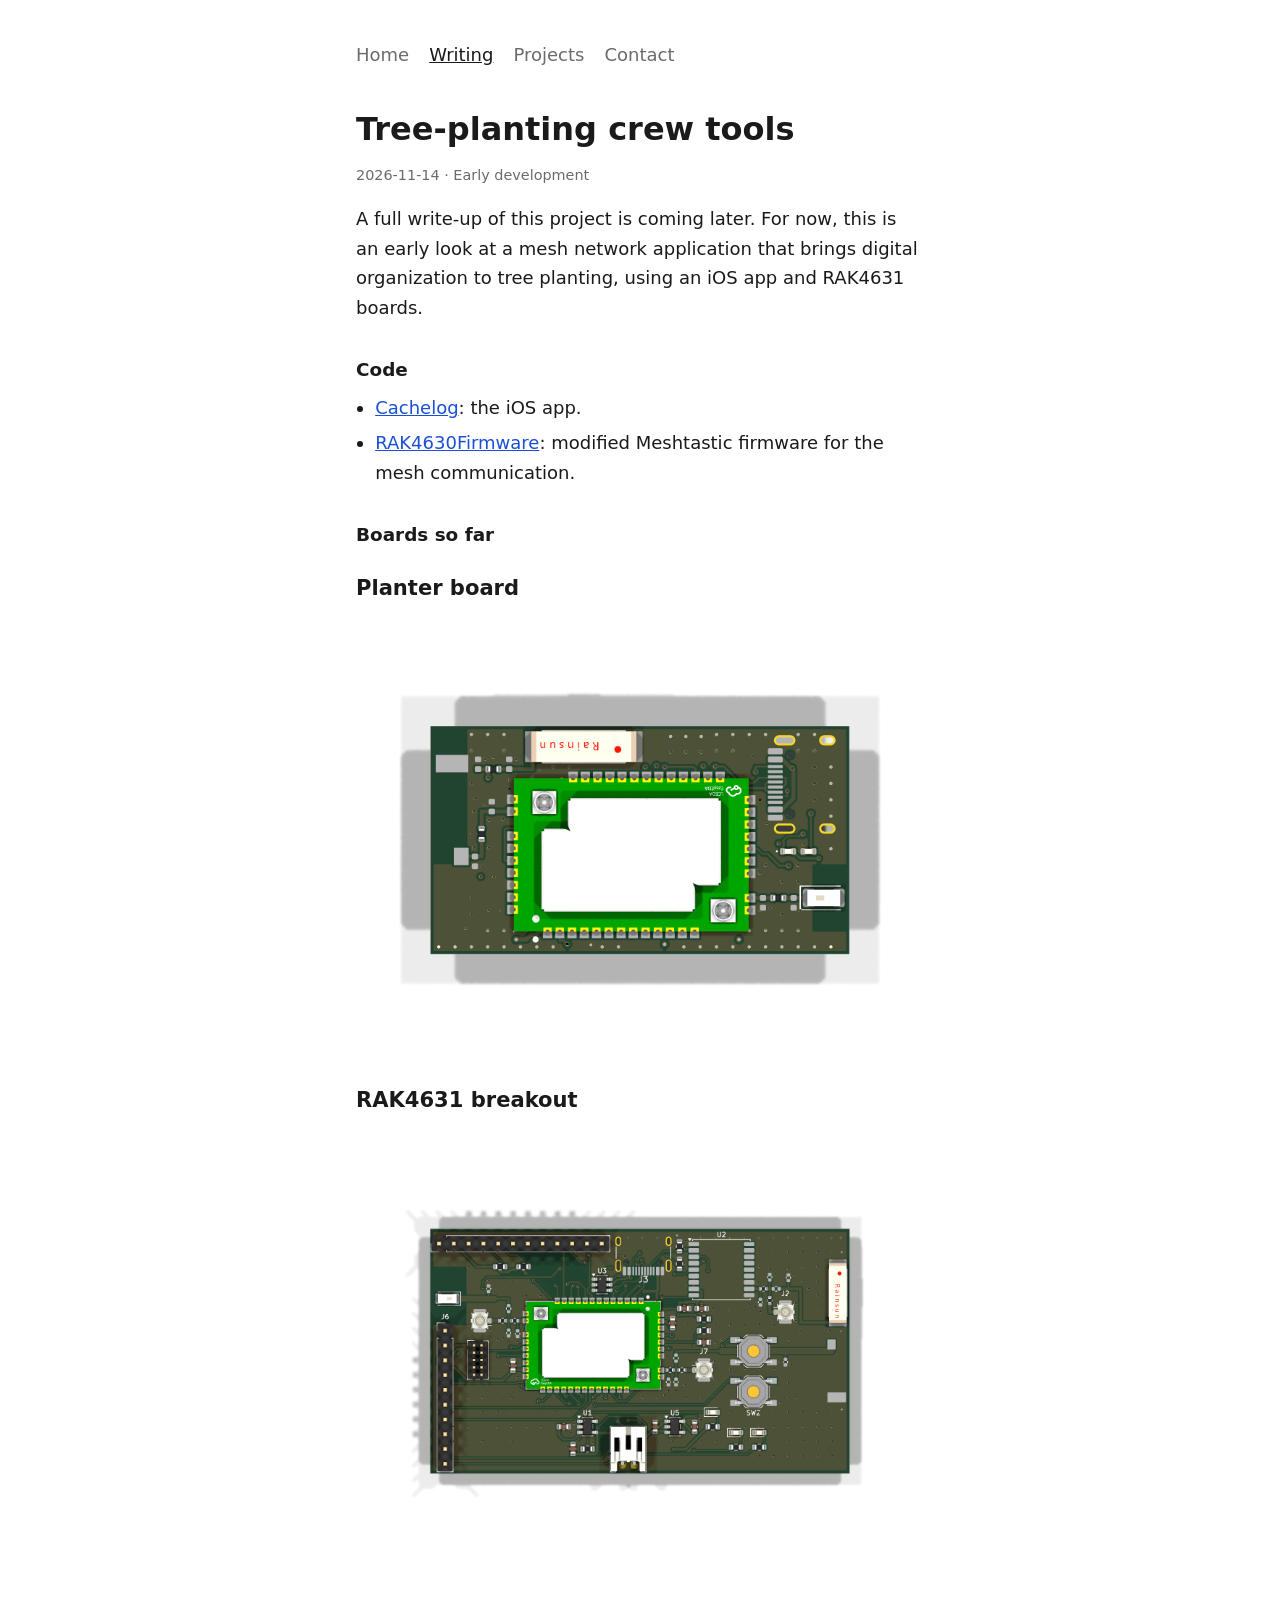
<file: posts/tree-planting/index.html>
<!DOCTYPE html>
<html lang="en"><head><meta charset="utf-8"><meta name="viewport" content="width=device-width, initial-scale=1"><title>Tree-planting crew tools - Max Zischka</title><link rel="stylesheet" href="/style.css"></head>
<body><main>
<nav><a href="/">Home</a><a href="/writing" aria-current="page">Writing</a><a href="/projects">Projects</a><a href="/contact">Contact</a></nav>
<h1>Tree-planting crew tools</h1>
<p class="date">2026-11-14 · Early development</p>

<p>A full write-up of this project is coming later. For now, this is an early look at a mesh network application that brings digital organization to tree planting, using an iOS app and RAK4631 boards.</p>

<h2>Code</h2>
<ul>
<li><a href="https://github.com/MaxZischka1/cachelog">Cachelog</a>: the iOS app.</li>
<li><a href="https://github.com/MaxZischka1/RAK4630Firmware">RAK4630Firmware</a>: modified Meshtastic firmware for the mesh communication.</li>
</ul>

<h2>Boards so far</h2>
<h3>Planter board</h3>
<p><img src="PlanterBoard-3d.png" width="700" alt="KiCad 3D render of the planter board with a RAK4631 module"></p>

<h3>RAK4631 breakout</h3>
<p><img src="RAK4631Breakout-3d.png" width="700" alt="KiCad 3D render of the RAK4631 breakout board"></p>
</main></body></html>
</file>
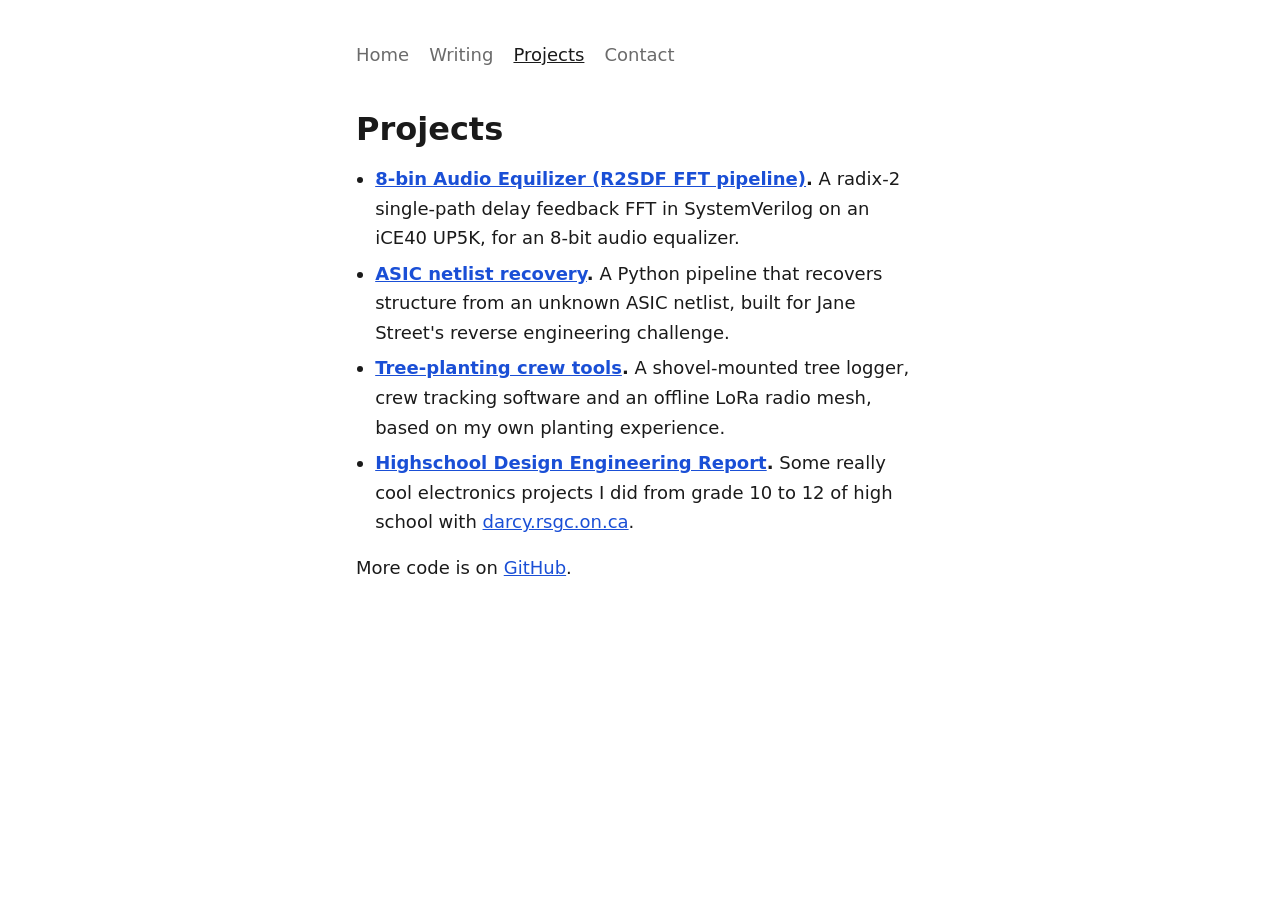
<file: projects.html>
<!DOCTYPE html>
<html lang="en"><head><meta charset="utf-8"><meta name="viewport" content="width=device-width, initial-scale=1"><title>Projects - Max Zischka</title><link rel="stylesheet" href="/style.css"></head>
<body><main>
<nav><a href="/">Home</a><a href="/writing">Writing</a><a href="/projects" aria-current="page">Projects</a><a href="/contact">Contact</a></nav>
<h1>Projects</h1>
<ul>
<li><strong><a href="/posts/FFT-Part1/">8-bin Audio Equilizer (R2SDF FFT pipeline)</a>.</strong> A radix-2 single-path delay feedback FFT in SystemVerilog on an iCE40 UP5K, for an 8-bit audio equalizer.</li>
<li><strong><a href="/posts/asic-netlist/">ASIC netlist recovery</a>.</strong> A Python pipeline that recovers structure from an unknown ASIC netlist, built for Jane Street's reverse engineering challenge.</li>
<li><strong><a href="/posts/tree-planting/">Tree-planting crew tools</a>.</strong> A shovel-mounted tree logger, crew tracking software and an offline LoRa radio mesh, based on my own planting experience.</li>
<li><strong><a href="/files/highschool-design-engineering-report.pdf">Highschool Design Engineering Report</a>.</strong> Some really cool electronics projects I did from grade 10 to 12 of high school with <a href="http://darcy.rsgc.on.ca/">darcy.rsgc.on.ca</a>.</li>
</ul>
<p>More code is on <a href="https://github.com/MaxZischka1">GitHub</a>.</p>
</main></body></html>
</file>
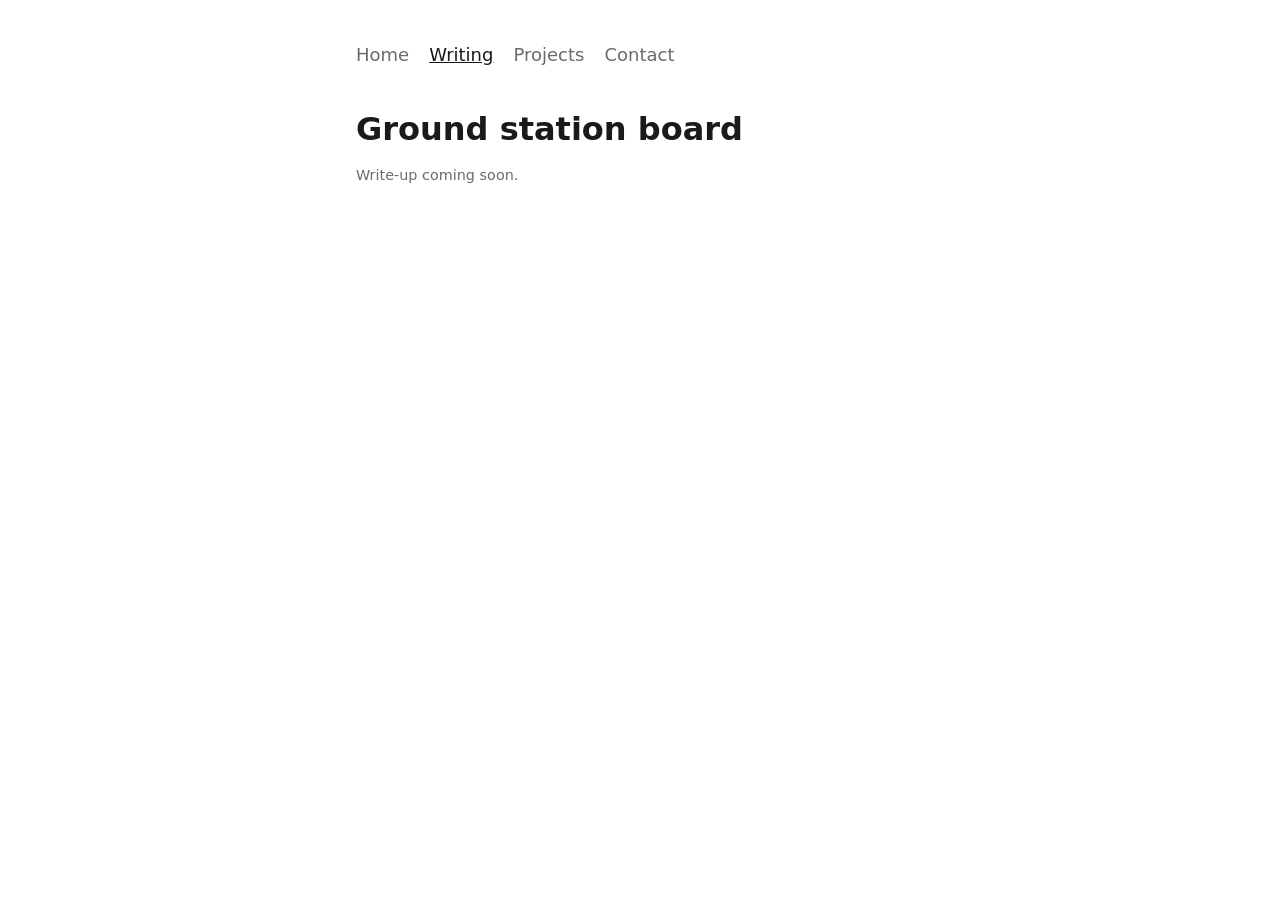
<file: posts/ground-station.html>
<!DOCTYPE html>
<html lang="en"><head><meta charset="utf-8"><meta name="viewport" content="width=device-width, initial-scale=1"><title>Ground station board - Max Zischka</title><link rel="stylesheet" href="/style.css"></head>
<body><main>
<nav><a href="/">Home</a><a href="/writing" aria-current="page">Writing</a><a href="/projects">Projects</a><a href="/contact">Contact</a></nav>
<h1>Ground station board</h1>
<p class="date">Write-up coming soon.</p>
</main></body></html>
</file>
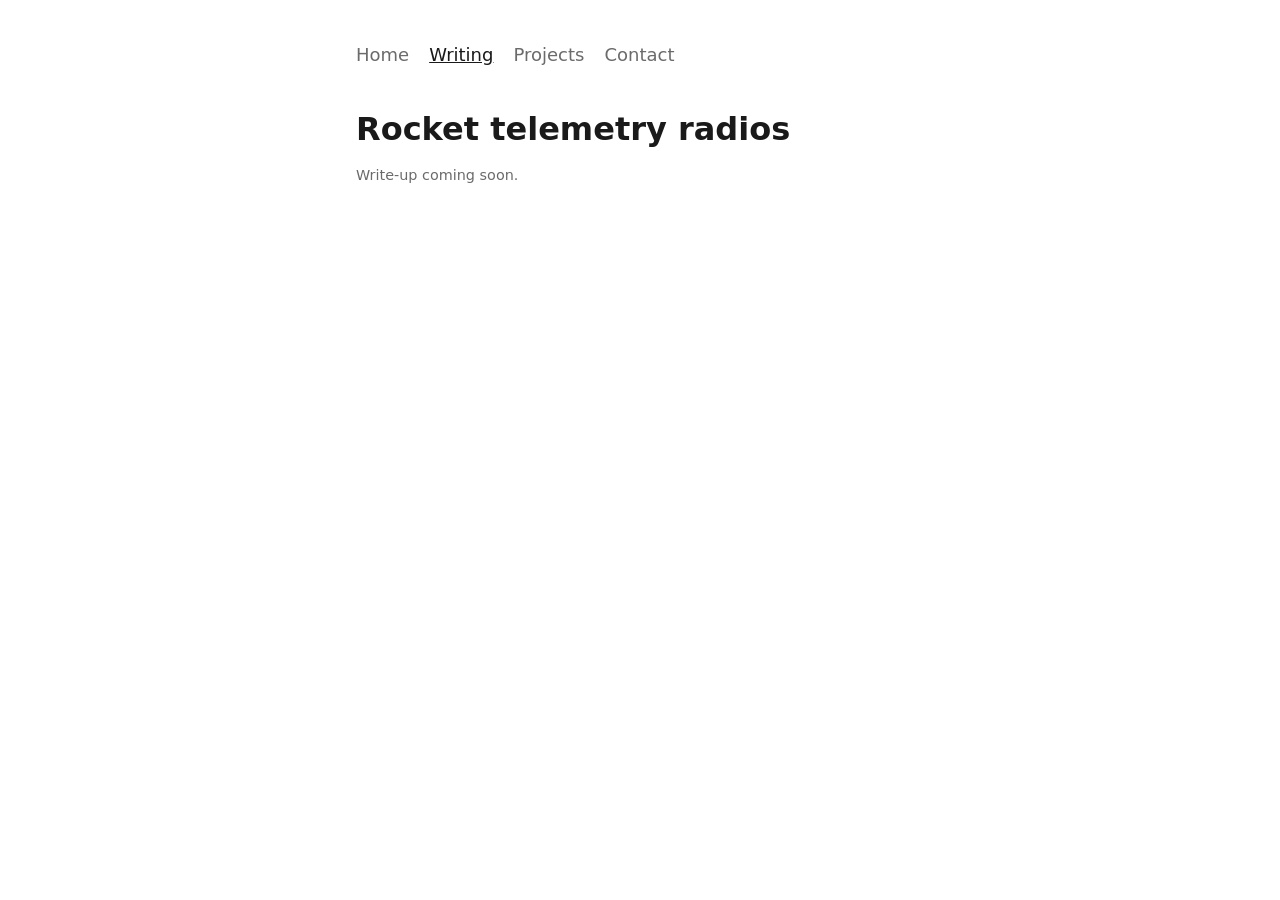
<file: posts/rocket-radios.html>
<!DOCTYPE html>
<html lang="en"><head><meta charset="utf-8"><meta name="viewport" content="width=device-width, initial-scale=1"><title>Rocket telemetry radios - Max Zischka</title><link rel="stylesheet" href="/style.css"></head>
<body><main>
<nav><a href="/">Home</a><a href="/writing" aria-current="page">Writing</a><a href="/projects">Projects</a><a href="/contact">Contact</a></nav>
<h1>Rocket telemetry radios</h1>
<p class="date">Write-up coming soon.</p>
</main></body></html>
</file>
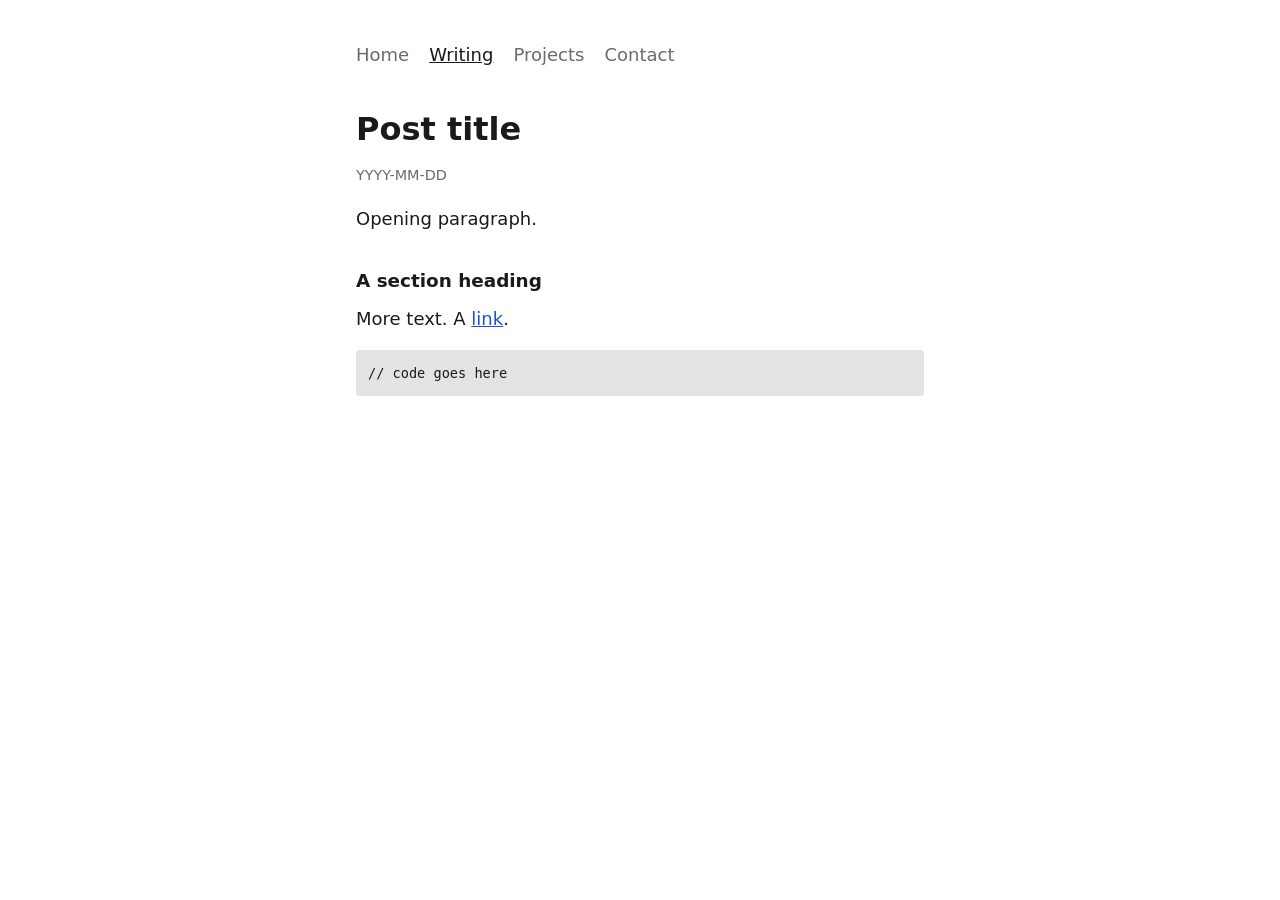
<file: posts/template.html>
<!DOCTYPE html>
<html lang="en"><head><meta charset="utf-8"><meta name="viewport" content="width=device-width, initial-scale=1"><title>Post title - Max Zischka</title><link rel="stylesheet" href="/style.css"></head>
<body><main>
<!-- To write a new post: copy this file, rename it (for example fft-notes.html), edit the title,
     date and text below, then add one line for it at the top of writing.html. -->
<nav><a href="/">Home</a><a href="/writing" aria-current="page">Writing</a><a href="/projects">Projects</a><a href="/contact">Contact</a></nav>
<h1>Post title</h1>
<p class="date">YYYY-MM-DD</p>
<p>Opening paragraph.</p>
<h2>A section heading</h2>
<p>More text. A <a href="https://example.com">link</a>.</p>
<pre><code>// code goes here</code></pre>
</main></body></html>
</file>
<file: style.css>
:root{--bg:#ffffff;--ink:#1a1a1a;--muted:#6b6b6b;--line:#e3e3e3;--link:#1a4fd6}
@media (prefers-color-scheme:dark){:root{--bg:#111111;--ink:#e8e8e8;--muted:#9a9a9a;--line:#2c2c2c;--link:#8ab0ff}}
*{box-sizing:border-box}
body{margin:0;background:var(--bg);color:var(--ink);font:18px/1.65 system-ui,-apple-system,"Segoe UI",Roboto,sans-serif}
main{max-width:38rem;margin:0 auto;padding:2.5rem 1.25rem 4rem}
a{color:var(--link)}
nav{display:flex;gap:1.25rem;flex-wrap:wrap;margin-bottom:2.5rem}
nav a{color:var(--muted);text-decoration:none}
nav a:hover,nav a[aria-current]{color:var(--ink);text-decoration:underline}
h1{font-size:2rem;line-height:1.2;margin:0 0 1rem}
h2{font-size:1.15rem;margin:2rem 0 .5rem}
p,ul{margin:0 0 1rem}
ul{padding-left:1.2rem}
li{margin-bottom:.35rem}
hr{border:0;border-top:1px solid var(--line);margin:2rem 0}
.date{color:var(--muted);font-size:.9rem}
.list{list-style:none;padding:0}
.list li{display:flex;gap:1rem;justify-content:space-between;align-items:baseline}
.list .date{white-space:nowrap}
pre{overflow-x:auto;background:var(--line);padding:.75rem;border-radius:4px;font-size:.85rem}
code{font-family:ui-monospace,Menlo,Consolas,monospace}
footer{color:var(--muted);font-size:.9rem}
img{max-width:100%;height:auto}
.intro{display:flex;align-items:center;gap:1.25rem;margin:0 0 1rem}
.intro h1{margin:0}
.headshot{flex:none;width:96px;height:96px;border-radius:50%;object-fit:cover}
table{border-collapse:collapse;font-size:.8rem;display:block;overflow-x:auto;margin:0 0 1rem}
th,td{border:1px solid var(--line);padding:.25rem .45rem;text-align:left;white-space:nowrap}
.pair{display:grid;grid-template-columns:1fr 1fr;gap:.75rem}
</file>
